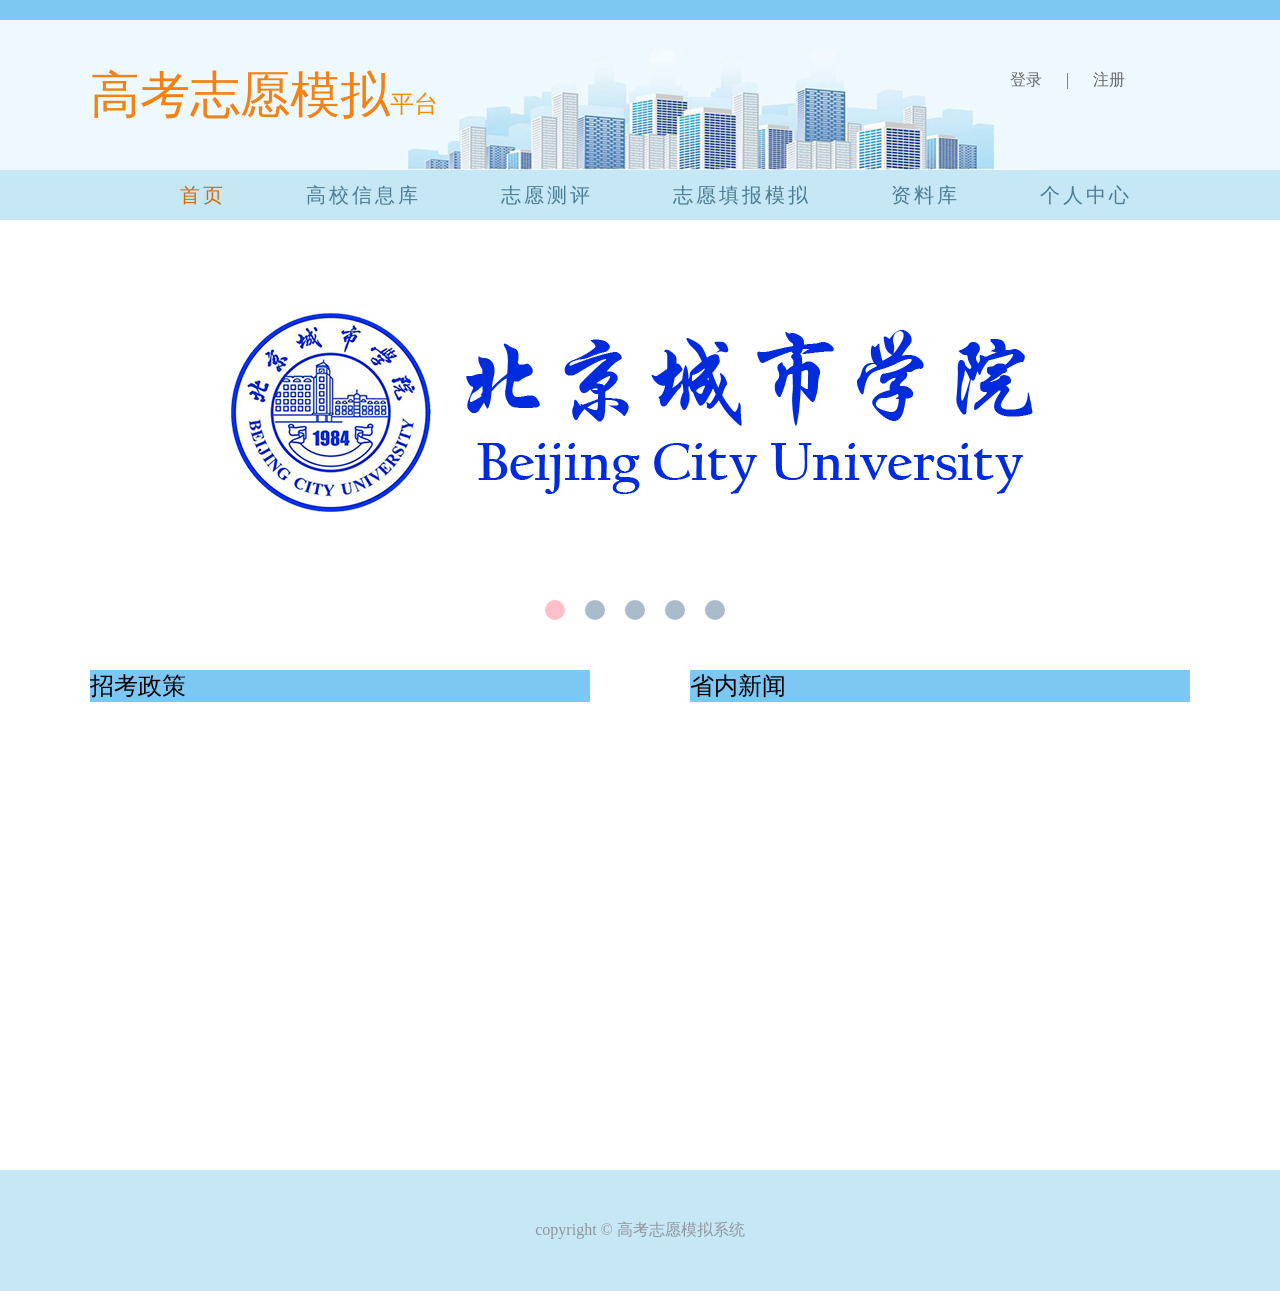
<file: index.html>
<!DOCTYPE html>
<html lang="en">
<head>
    <meta charset="UTF-8">
    <title>Title</title>
    <link rel="stylesheet" href="css/index_public.css">
    <link rel="stylesheet" href="css/index.css">
</head>
<body>
    <header>
        <div id="head">
            <div id="logo">高考志愿模拟<span>平台</span></div>
            <div id="login_register">
                <!--target="_blank"在新窗口打开-->
                <a href="login.html">登录</a> |
                <a href="register.html">注册</a>
            </div>
        </div>
    </header>
    <nav>
        <div id="nav_main">
            <ul>
                <li class="first_li"><a href="javascript:;" id="home">首页</a></li>
                <li><a href="javascript:;">高校信息库</a></li>
                <li><a href="http://127.0.0.1/Volunteer_to_simulate/login.html">志愿测评</a></li>
                <li><a href="http://127.0.0.1/Volunteer_to_simulate/login.html">志愿填报模拟</a></li>
                <li><a href="http://127.0.0.1/Volunteer_to_simulate/login.html">资料库</a></li>
                <li><a href="http://127.0.0.1/Volunteer_to_simulate/login.html">个人中心</a></li>
            </ul>
        </div>

    </nav>
    <div id="banner">
        <ul id="banner_ul">
            <li style="z-index: 5;"><a href="http://www.bcu.edu.cn/" target="_blank"><img src="img/banner1.jpg" alt=""></a></li>
            <li style="z-index: 4;"><a href="http://www.shcmusic.edu.cn/" target="_blank"><img src="img/banner2.jpg" alt=""></a></li>
            <li style="z-index: 3;"><a href="https://www.pku.edu.cn/" target="_blank"><img src="img/banner3.jpg" alt=""></a></li>
            <li style="z-index: 2;"><a href="http://www.whu.edu.cn/" target="_blank"><img src="img/banner4.jpg" alt=""></a></li>
            <li style="z-index: 1;"><a href="https://www.ruc.edu.cn/" target="_blank"><img src="img/banner5.jpg" alt=""></a></li>
        </ul>
        <ol style="z-index: 10;" id="banner_ol">
            <li class="current"></li>
            <li></li>
            <li></li>
            <li></li>
            <li></li>
        </ol>
    </div>
    <!--文章标题显示-->
    <div id="main">
        <div id="main_left">
            <h2>招考政策</h2>
            <ul id="left_article">
                <!--<li><a href=""></a></li>-->
            </ul>
        </div>
        <div id="main_right">
            <h2>省内新闻</h2>
            <ul id="right_article">
                <!--<li><a href=""></a></li>-->
            </ul>
        </div>
    </div>
    <footer>
        copyright &copy; 高考志愿模拟系统
    </footer>
</body>
</html>
<script src="jquery-1.11.1.js"></script>
<script src="public.js"></script>
<script src="js/index.js"></script>
</file>
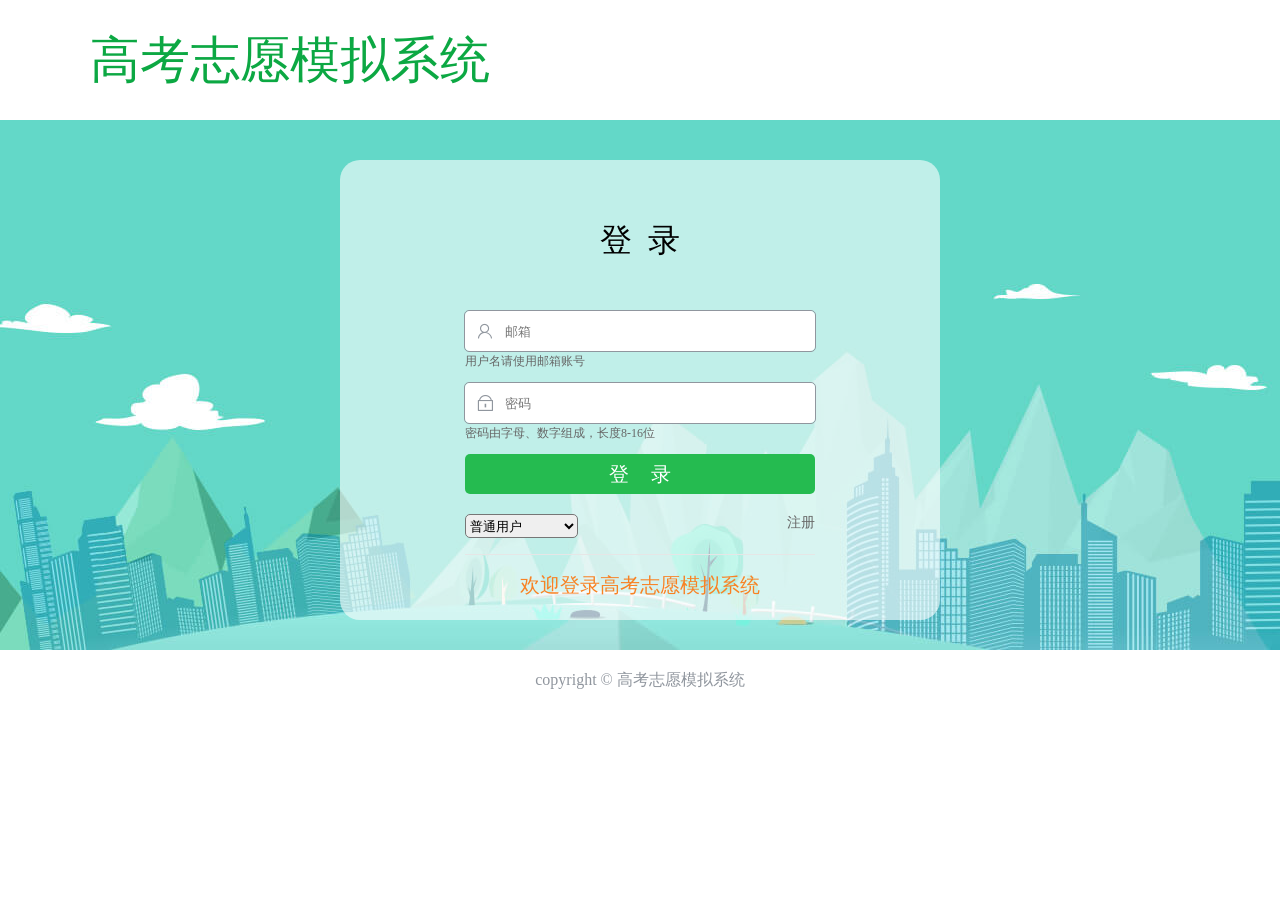
<file: login.html>
<!DOCTYPE html>
<html>
	<head>
		<meta charset="UTF-8">
		<title></title>
		<link rel="stylesheet" type="text/css" href="css/login.css"/>

	</head>
	<body>
		<header>
			<p>
				<a href="javascript:;">高考志愿模拟系统</a>
			</p>
		</header>
		
		<div id="middle_wrap">
			<div id="main">
				<h1>登&nbsp;&nbsp;录</h1>
				<div id="form">
					<p>
						<span class="icon_font">&#xe612;</span>
						<input type="text" name="uname" id="uname" placeholder="邮箱" />
						<strong>用户名请使用邮箱账号</strong>
					</p>
					<p>
						<span class="icon_font">&#xe600;</span>
						<input type="password" name="upwd" id="upwd" placeholder="密码" />
						<strong>密码由字母、数字组成，长度8-16位</strong>
					</p>
					<p id="login_wrap">
						<input type="button" value="登&nbsp;&nbsp;&nbsp;&nbsp;录" id="login_btn"/>
					</p>

					<div class="main_Select">
						<p id="Select_User">
							<select name="user_type" id="user_type">
								<option value="1">普通用户</option>
								<option value="2">管理员用户</option>
								<option value="3">客服用户</option>
								<option value="4">超级管理员用户</option>
							</select>
						</p>
						<p id="register"><a href="register.html">注册</a></p>
					</div>
				</div>

				<h5>欢迎登录高考志愿模拟系统</h5>
			</div>
		</div>
		
		<footer>
			copyright &copy; 高考志愿模拟系统
		</footer>
	</body>
</html>
<script src="jquery-1.11.1.js"></script>
<script src="js/login.js"></script>
<script>

</script>
</file>
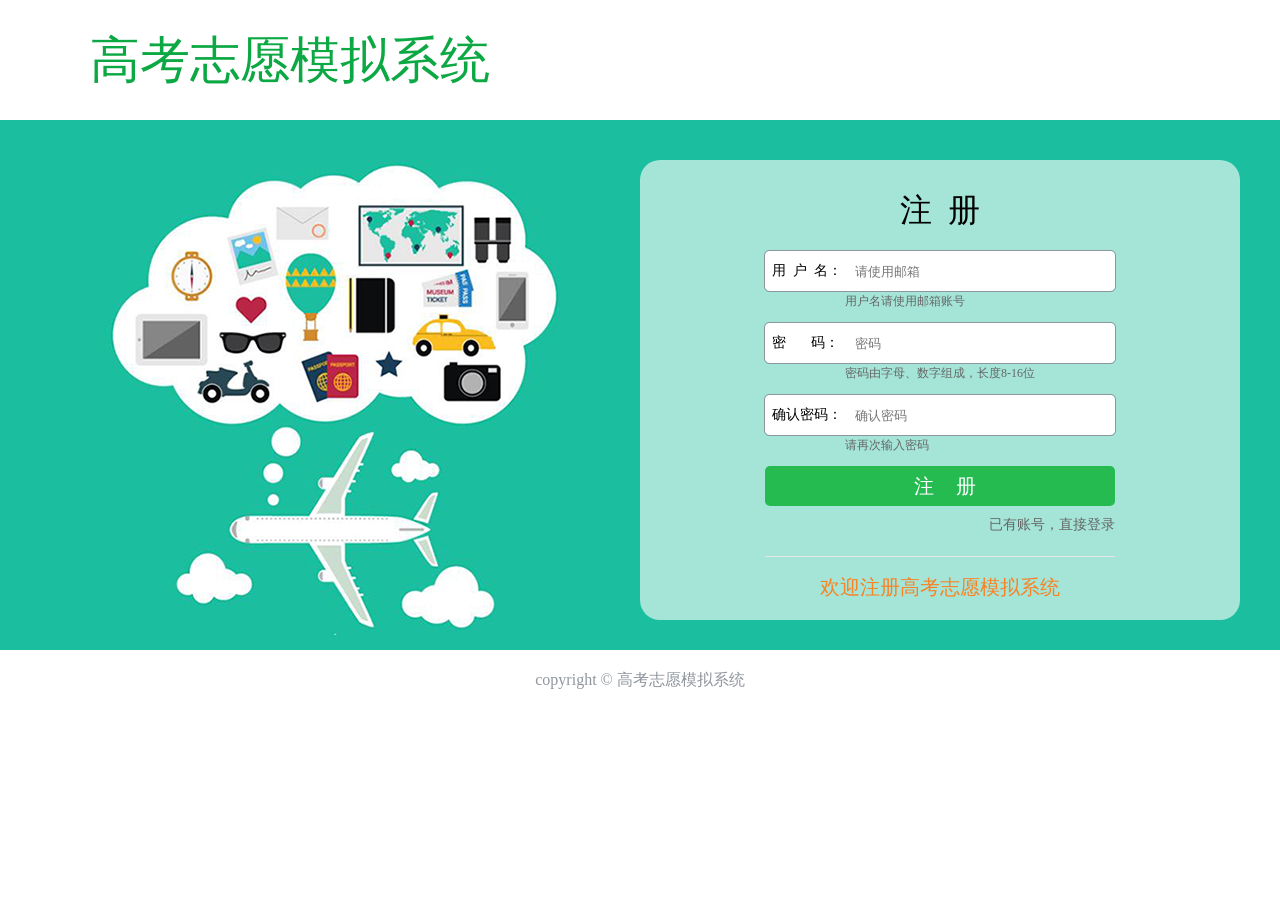
<file: register.html>
<!DOCTYPE html>
<html>
	<head>
		<meta charset="UTF-8">
		<title></title>
		<link rel="stylesheet" type="text/css" href="css/register.css"/>
	</head>
	<body>
		<header>
			<p>
				<a href="#">高考志愿模拟系统</a>
			</p>
		</header>
		
		<div id="middle_wrap">
			<div id="main">
				<h1>注&nbsp;&nbsp;册</h1>
				<div id="form">
					<p>
						<span>&nbsp;&nbsp;用&nbsp;&nbsp;户&nbsp;&nbsp;名：</span>
						<input type="text" name="uname" id="uname" placeholder="请使用邮箱" />
						<strong>用户名请使用邮箱账号</strong>
					</p>
					<p>
						<span>&nbsp;&nbsp;密&nbsp;&nbsp;&nbsp;&nbsp;&nbsp;&nbsp;&nbsp;码：</span>
						<input type="text" name="upwd" id="upwd" placeholder="密码" />
						<strong>密码由字母、数字组成，长度8-16位</strong>
					</p>
					<p>
						<span>&nbsp;&nbsp;确认密码：</span>
						<input type="text" name="confirmUpwd" id="confirmUpwd" placeholder="确认密码" />
						<strong>请再次输入密码</strong>
					</p>
					<p id="register_wrap">
						<input type="button" value="注&nbsp;&nbsp;&nbsp;&nbsp;册" id="register_btn"/>
					</p>

				</div>
				<div id="main_bottom">
					<p id="findBackPassword"><a href=""></a></p>
					<p id="register"><a href="login.html">已有账号，直接登录</a></p>
				</div>
				<h5>欢迎注册高考志愿模拟系统</h5>
			</div>
		</div>
		
		<footer>
			copyright &copy; 高考志愿模拟系统
		</footer>
	</body>
</html>
<script src="jquery-1.11.1.js"></script>
<script src="js/register.js"></script>
</file>
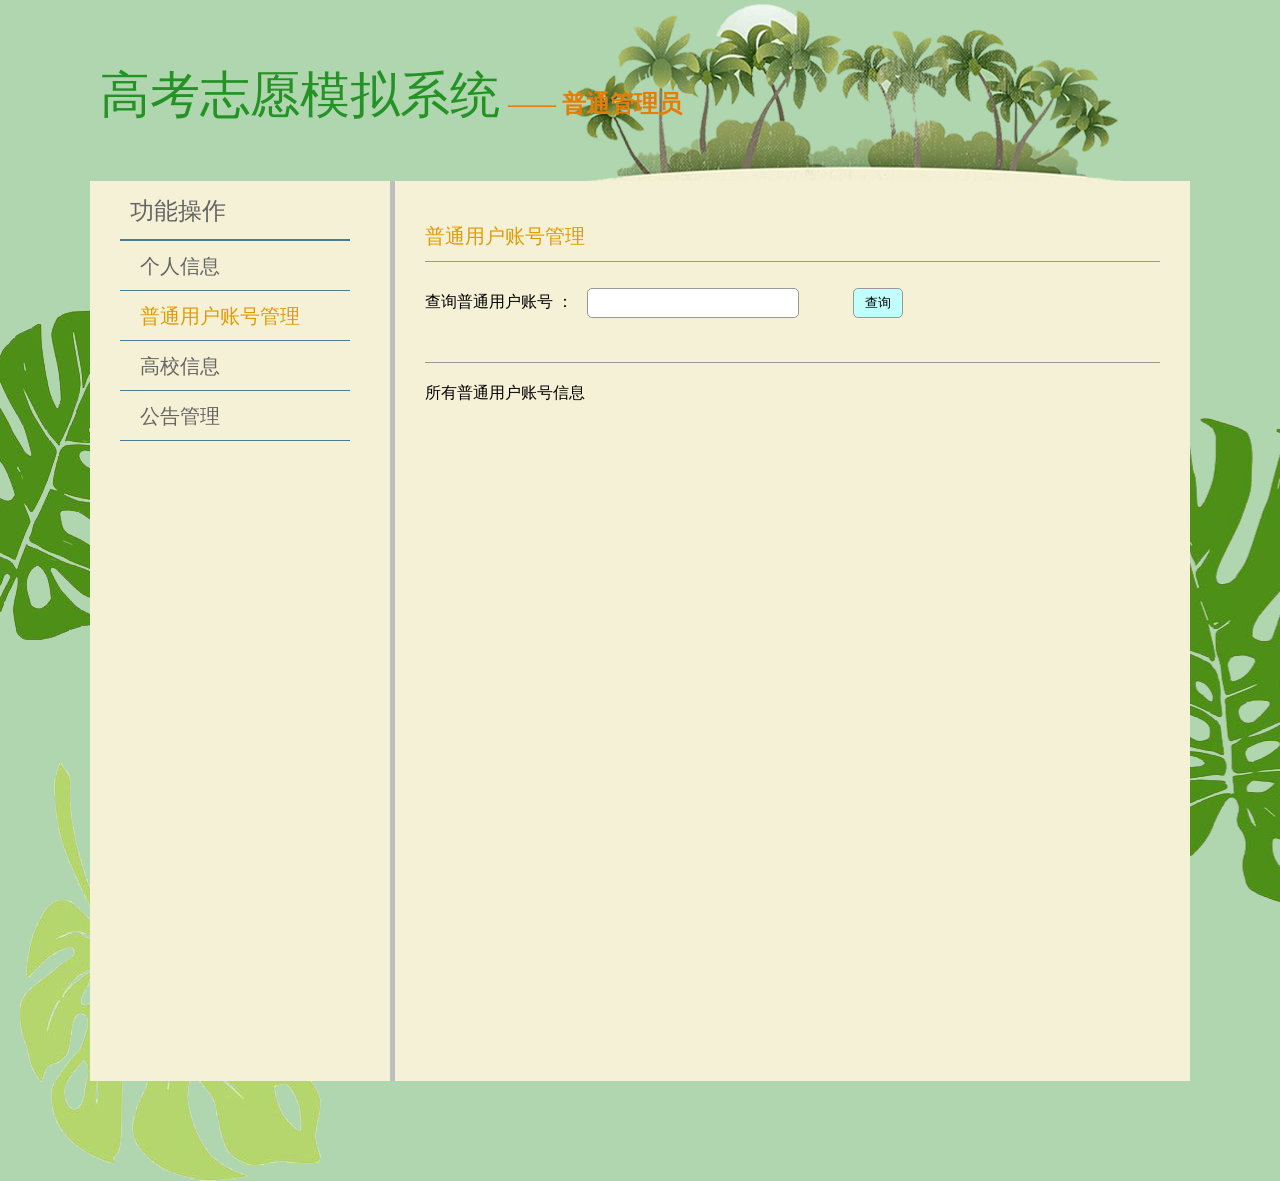
<file: Admin_user/admin_account.html>
<!DOCTYPE html>
<html lang="en">
<head>
    <meta charset="UTF-8">
    <title>admin_account</title>
    <link rel="stylesheet" href="css/admin_account.css">
</head>
<body>
<div id="main_wrap">
    <h1 id="logo">
        <p>
            <a href="javascript:;">高考志愿模拟系统</a>
            <strong>  ——  普通管理员</strong>
        </p>
    </h1>
    <div id="main">
        <nav>
            <!--nav-->
            <h2><a href="javascript:;">功能操作</a></h2>
            <div id="personal_information">
                <p>
                    个人信息
                </p>
            </div>
            <div id="admin_account">
                <p>
                    普通用户账号管理
                </p>
            </div>
            <div id="school_Information">
                <p>
                    高校信息
                </p>
            </div>
            <div id="announcement">
                <p>
                    公告管理
                </p>
            </div>
        </nav>
        <section>

            <!--普通管理员账号管理-->
            <div id="admin_account_content">
                <h3>普通用户账号管理</h3>
                <p id="query">
                    <span>查询普通用户账号 ：</span>
                    <input type="text" name="uname" id="uname">
                    <input type="button" value="查询" id="query_btn">
                </p>
                <div id="table_information">
                    <p>所有普通用户账号信息</p>
                    <!--<table>
                        <tr>
                            <th>序号</th>
                            <th>用户名</th>
                            <th>密码</th>
                        </tr>
                        <tr>
                            <td>1</td>
                            <td>123@qq.com</td>
                            <td>123zzzzzz</td>
                        </tr>
                    </table>-->
                </div>
            </div>


        </section>
    </div>
</div>
</body>
</html>
<script src="../jquery-1.11.1.js"></script>
<script src="../public.js"></script>
<script src="js/admin_account.js"></script>
</file>
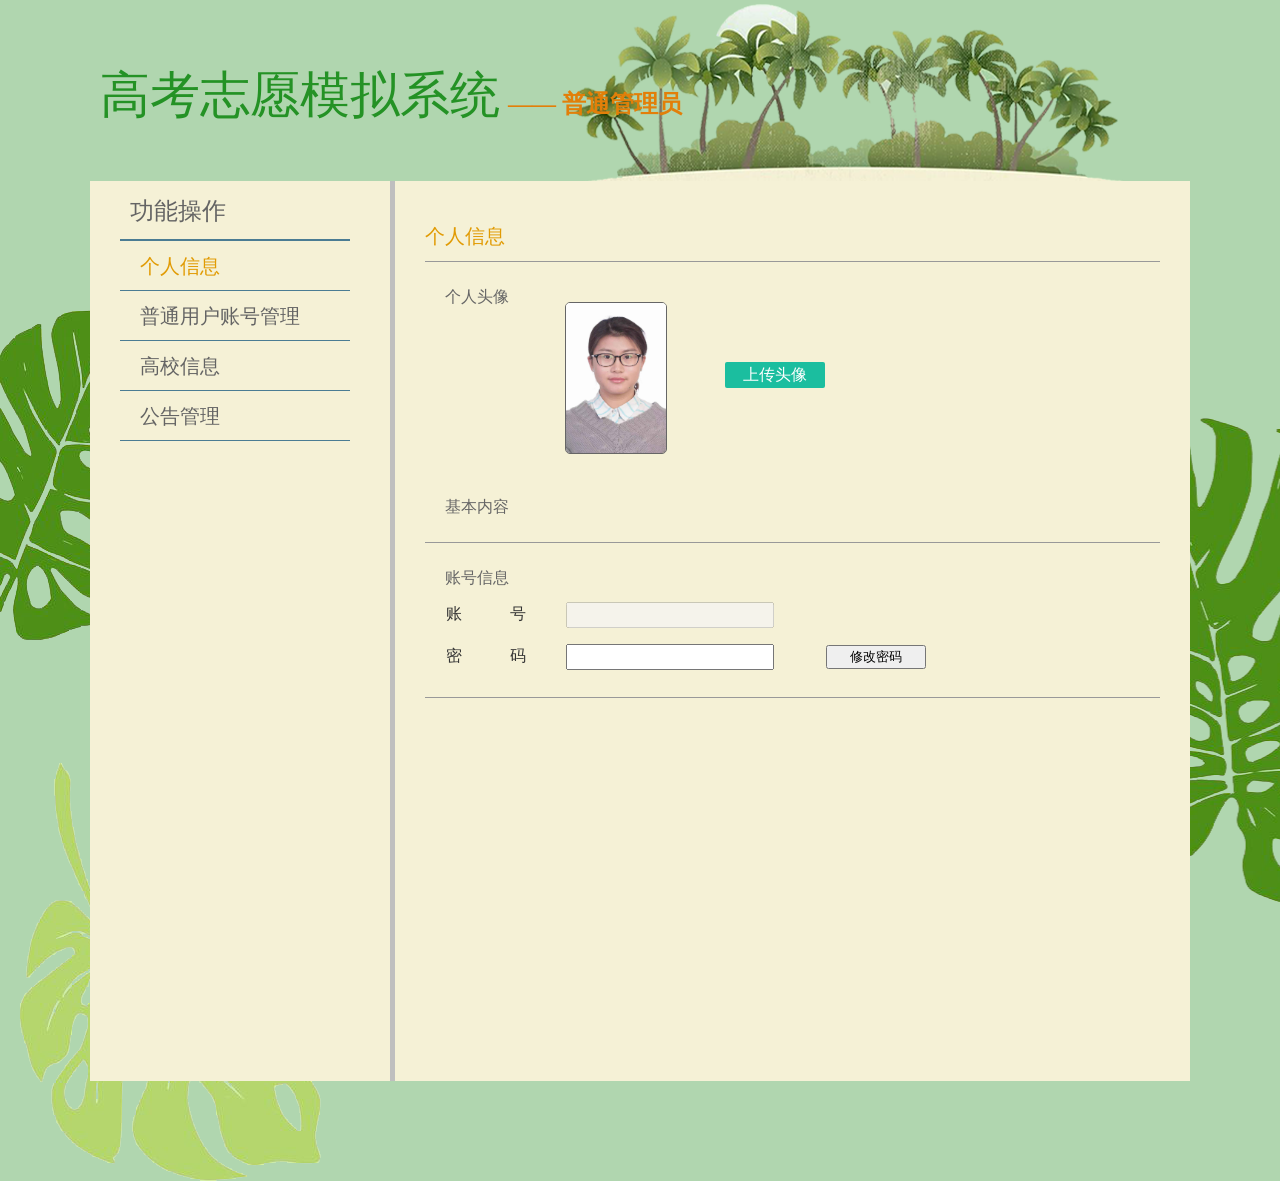
<file: Admin_user/admin_index.html>
<!DOCTYPE html>
<html lang="en">
<head>
    <meta charset="UTF-8">
    <title>admin_index</title>
    <link rel="stylesheet" href="css/admin_index.css">
</head>
<body>
<div id="main_wrap">
    <h1 id="logo">
        <p>
            <a href="javascript:;">高考志愿模拟系统</a>
            <strong>  ——  普通管理员</strong>
        </p>
    </h1>
    <div id="main">
        <nav>
            <!--nav-->
            <h2><a href="javascript:;">功能操作</a></h2>
            <div id="personal_information">
                <p>
                    个人信息
                </p>
            </div>
            <div id="admin_account">
                <p>
                    普通用户账号管理
                </p>
            </div>
            <div id="school_Information">
                <p>
                    高校信息
                </p>
            </div>
            <div id="announcement">
                <p>
                    公告管理
                </p>
            </div>
        </nav>
        <section>
            <!--个人信息内容-->
            <div id="personal_information_content">
                <h3>个人信息</h3>
                <div id="basic_information">
                    <h4>个人头像</h4>
                    <div id="head_portrait">
                        <img src="img/zhang.jpg" id="pic"/>
                    </div>
                    <div class="upload">
                        <form>
                            <input type="file" id="files" accept="image/gif,image/jpeg,image/jpg,image/png,image/svg">
                        </form>
                        <p id="upload_btn">上传头像</p>
                    </div>
                    <div id="basic_content">
                        <p>基本内容</p>
                        <!--<table id="show_basic">
                            <tr>
                                <td><span>姓名</span><b>啊</b></td>
                            </tr>
                            <tr>
                                <td><span>性别</span><b></b></td>
                            </tr>
                            <tr>
                                <td><span>年龄</span><b></b></td>
                            </tr>
                            <tr>
                                <td><span>邮箱</span><b></b></td>
                            </tr>
                            <tr>
                                <td><span>联系方式</span><b></b></td>
                            </tr>
                            <tr>
                                <td><span>部门</span><b></b></td>
                            </tr>
                            <tr>
                                <td><span>职位</span><b></b></td>
                            </tr>
                            <tr>
                                <td><button id="modify_information">修改信息</button></td>
                            </tr>
                        </table>-->
                        <table id="change_basic">
                            <tr>
                                <td><span>姓名</span><input type="text" name="userName" id="userName"></td>
                            </tr>
                            <tr>
                                <td><span>性别</span><input type="text" name="sex" id="sex"></td>
                            </tr>
                            <tr>
                                <td><span>年龄</span><input type="text" name="age" id="age"></td>
                            </tr>
                            <tr>
                                <td><span>邮箱</span><input type="text" name="email" id="email"></td>
                            </tr>
                            <tr>
                                <td><span>联系方式</span><input type="text" name="phone" id="phone"></td>
                            </tr>
                            <tr>
                                <td><span>部门</span><input type="text" name="department" id="department"></td>
                            </tr>
                            <tr>
                                <td><span>职位</span><input type="text" name="position" id="position"></td>
                            </tr>
                            <tr>
                                <td><button id="change_btn">确认修改</button></td>
                            </tr>
                        </table>
                    </div>
                </div>
                <div id="account_information">
                    <h4>账号信息</h4>
                    <table>
                        <tr>
                            <td><span>账号</span><input type="text" id="user" disabled></td>
                        </tr>
                        <tr>
                            <td><span>密码</span><input type="text" id="pwd"></td>
                            <td id="upwd_td"><button id="change_upwd">修改密码</button></td>
                        </tr>
                    </table>

                </div>
            </div>

        </section>
    </div>
</div>
</body>
</html>
<script src="../jquery-1.11.1.js"></script>
<script src="../public.js"></script>
<script src="js/admin_index.js"></script>
</file>
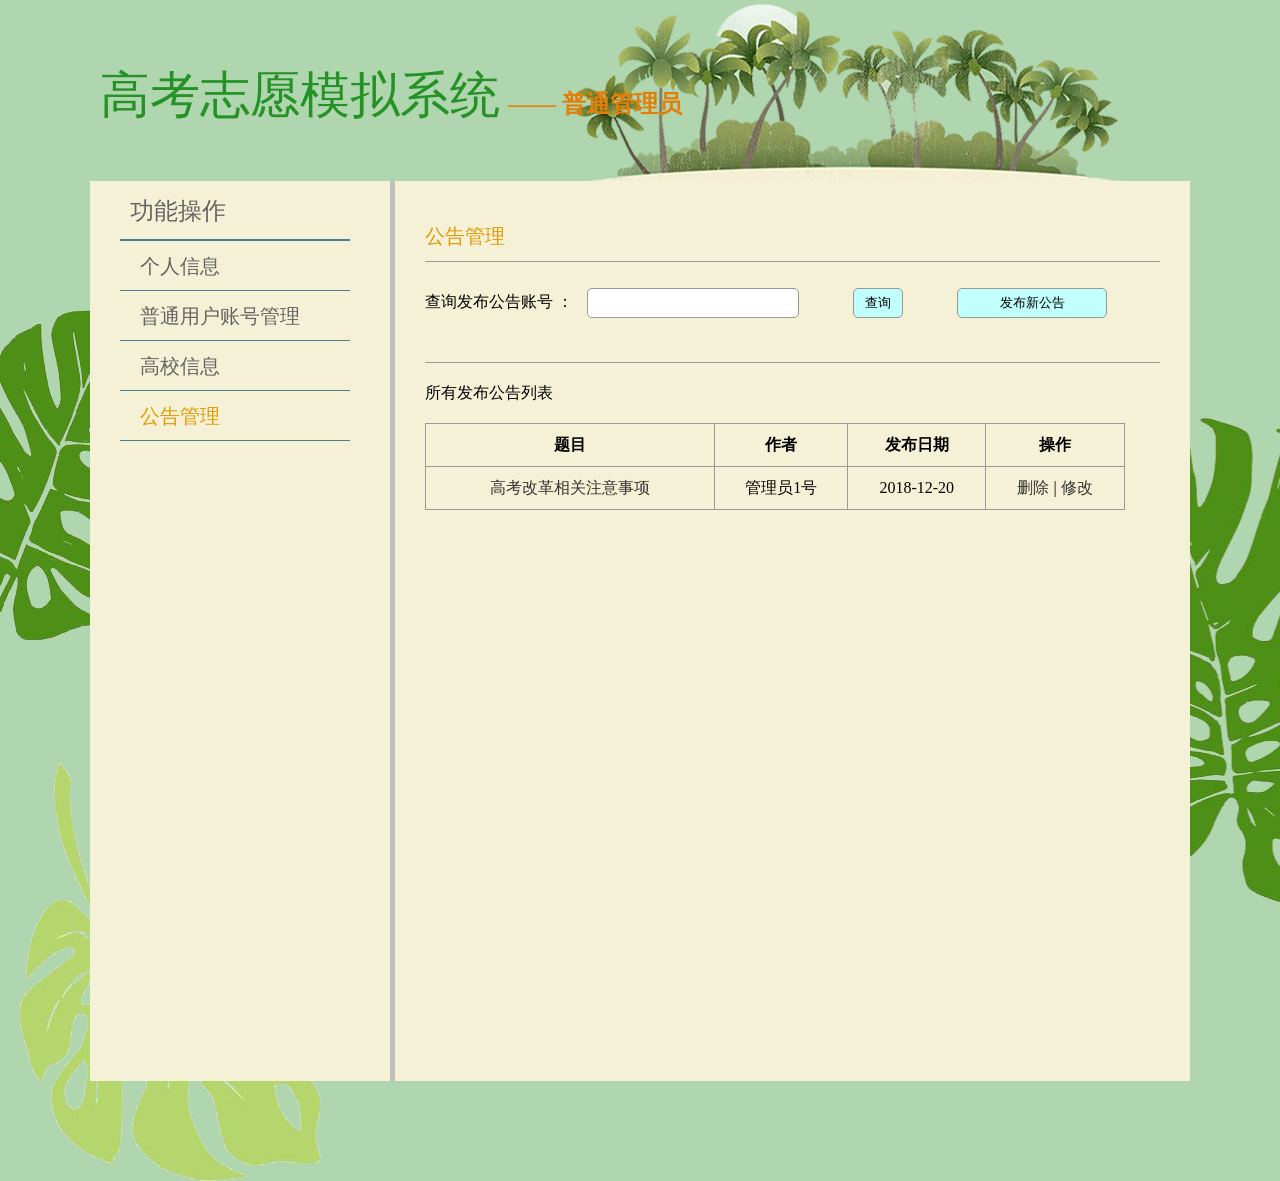
<file: Admin_user/announcement.html>
<!DOCTYPE html>
<html lang="en">
<head>
    <meta charset="UTF-8">
    <title>announcement</title>
    <link rel="stylesheet" href="css/announcement.css">
</head>
<body>
<div id="main_wrap">
    <h1 id="logo">
        <p>
            <a href="javascript:;">高考志愿模拟系统</a>
            <strong>  ——  普通管理员</strong>
        </p>
    </h1>
    <div id="main">
        <nav>
            <!--nav-->
            <h2><a href="javascript:;">功能操作</a></h2>
            <div id="personal_information">
                <p>
                    个人信息
                </p>
            </div>
            <div id="admin_account">
                <p>
                    普通用户账号管理
                </p>
            </div>
            <div id="school_Information">
                <p>
                    高校信息
                </p>
            </div>
            <div id="announcement">
                <p>
                    公告管理
                </p>
            </div>
        </nav>
        <section>
            <!--普通管理员账号管理-->
            <div id="admin_account_content">
                <h3>公告管理</h3>
                <p id="query">
                    <span>查询发布公告账号 ：</span>
                    <input type="text" name="uname" id="uname">
                    <input type="button" value="查询" id="query_btn">
                    <input type="button" value="发布新公告" id="add_new">
                </p>
                <div id="table_information">
                    <p>所有发布公告列表</p>
                    <table>
                        <tr>
                            <th>题目</th>
                            <th>作者</th>
                            <th>发布日期</th>
                            <th>操作</th>
                        </tr>
                        <tr>
                            <td><a href="html/announcement_add.html?uname=qwe@qq.com">高考改革相关注意事项</a></td>
                            <td>管理员1号</td>
                            <td>2018-12-20</td>
                            <td>
                                <a href="javascript:;" class="del" sid="${cur.id}">删除</a> |
                                <a href="javascript:;" class="updata" sid="${cur.id}" uname="${cur.uname}" upwd="${cur.upwd}">修改</a>
                            </td>
                        </tr>
                    </table>
                </div>
            </div>



        </section>
    </div>
</div>
</body>
</html>
<script src="../jquery-1.11.1.js"></script>
<script src="../public.js"></script>
<script src="js/announcement.js"></script>
</file>
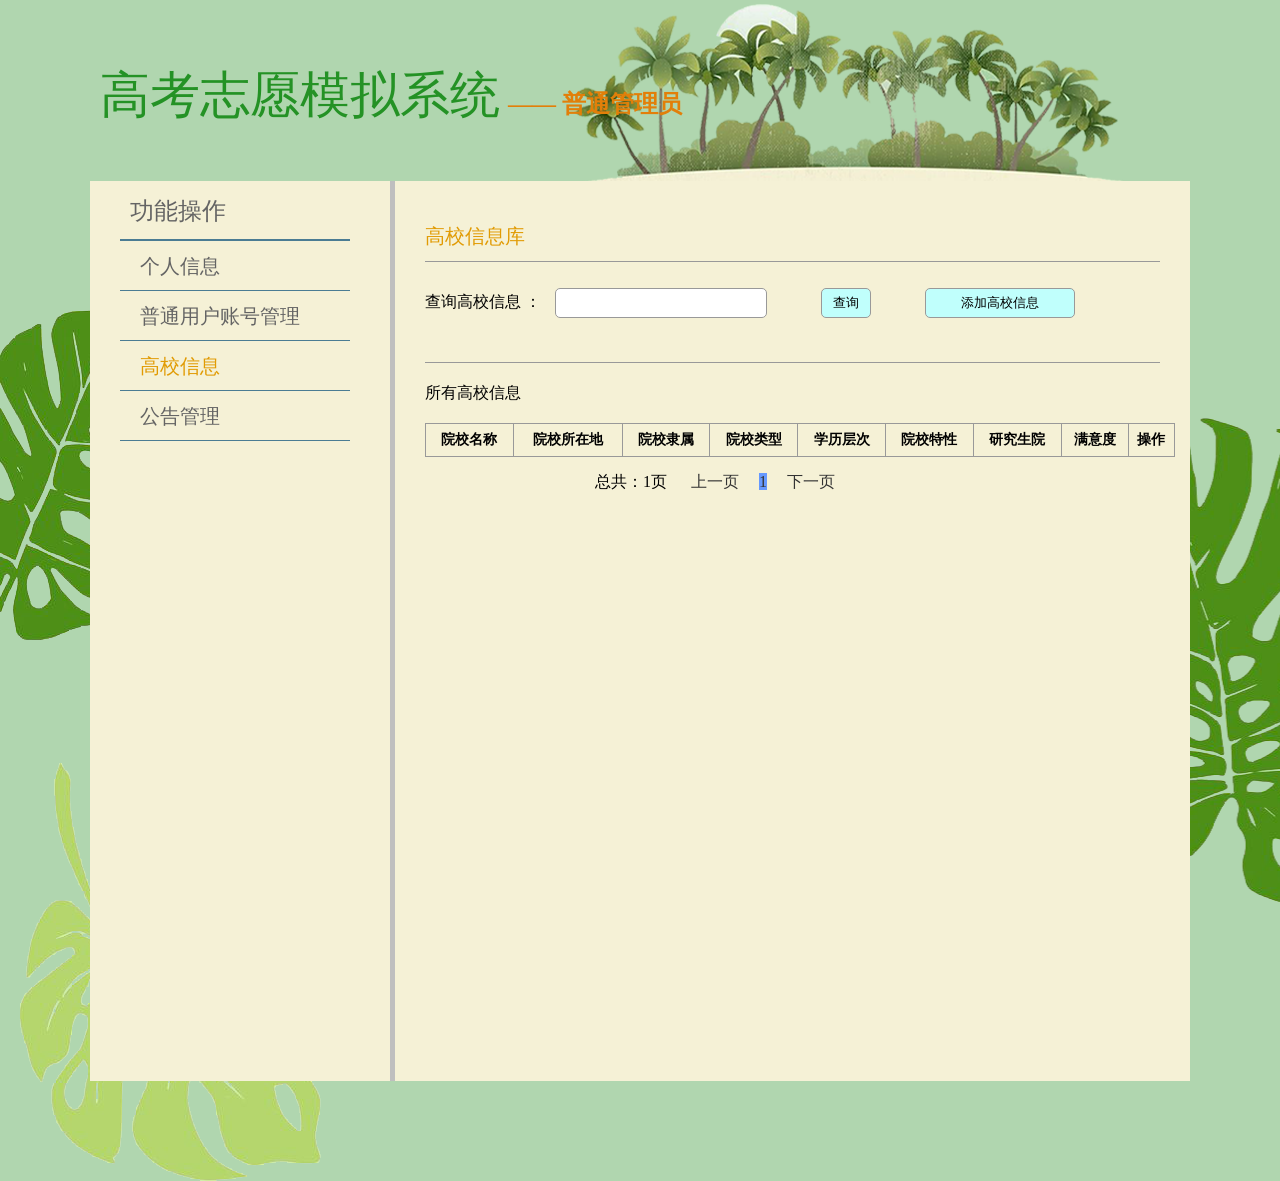
<file: Admin_user/school_Information.html>
<!DOCTYPE html>
<html lang="en">
<head>
    <meta charset="UTF-8">
    <title>school_Information</title>
    <link rel="stylesheet" href="css/school_Information.css">
</head>
<body>
<div id="main_wrap">
    <h1 id="logo">
        <p>
            <a href="javascript:;">高考志愿模拟系统</a>
            <strong>  ——  普通管理员</strong>
        </p>
    </h1>
    <div id="main">
        <nav>
            <!--nav-->
            <h2><a href="javascript:;">功能操作</a></h2>
            <div id="personal_information">
                <p>
                    个人信息
                </p>
            </div>
            <div id="admin_account">
                <p>
                    普通用户账号管理
                </p>
            </div>
            <div id="school_Information">
                <p>
                    高校信息
                </p>
            </div>
            <div id="announcement">
                <p>
                    公告管理
                </p>
            </div>
        </nav>
        <section>


            <!--学校管理-->
            <div id="customer_service_account_content">
                <h3 class="h3">高校信息库</h3>
                <p id="query1">
                    <span>查询高校信息 ：</span>
                    <input type="text" name="uname" id="uname1">
                    <input type="button" value="查询" id="query_btn1">
                    <input type="button" id="add_btn1" value="添加高校信息">
                </p>
                <div id="table_information1">
                    <p>所有高校信息</p>
                    <table>
                        <tr>
                            <th>院校名称</th>
                            <th>院校所在地</th>
                            <th>院校隶属</th>
                            <th>院校类型</th>
                            <th>学历层次</th>
                            <th>院校特性</th>
                            <th>研究生院</th>
                            <th>满意度</th>
                            <th>操作</th>
                        </tr>
                        <tbody id="nr">
                            <!--<tr>
                                <td><a href="#">北京城市学院</a></td>
                                <td>北京</td>
                                <td>北京市教育委员会</td>
                                <td>综合</td>
                                <td>本科/高职(专科)</td>
                                <td></td>
                                <td></td>
                                <td>4.0</td>
                                <td>
                                    <a href="#" id="del">删除</a> | <a href="#" id="updata">修改</a>
                                </td>
                            </tr>-->
                        </tbody>

                    </table>
                    <div id="fenye">

                        <!--<span id="left">上一页</span>
                        <ul id="u">
                            <li>1</li>
                            <li>2</li>
                            <li>3</li>
                        </ul>
                        <span id="right">下一页</span>-->

                    </div>
                </div>


            </div>

            <!--添加学校信息-->
            <div id="table_add_information1">
                <h3 class="h3">添加高校信息</h3>
                <p><span>院校名称：</span><input type="text" id="schoolName"></p>
                <p><span>院校所在地：</span><input type="text" id="schoolLocation"></p>
                <p><span>院校隶属：</span><input type="text" id="schoolAffiliated"></p>
                <p><span>院校类型：</span><input type="text" id="schoolType"></p>
                <p><span>学历层次：</span><input type="text" id="educationLevel"></p>
                <p><span>院校特性：</span>
                    <input type="checkbox" value="1">985&ensp;&ensp;
                    <input type="checkbox" value="2">211&ensp;&ensp;
                    <input type="checkbox" value="3">研究院&ensp;&ensp;
                    <input type="checkbox" value="4">独立学院&ensp;&ensp;
                    <input type="checkbox" value="5">民办高校&ensp;&ensp;
                </p>
                <p><span>满意度：</span><input type="text" id="satisfaction"></p>
                <p><span>官方网站：</span><input type="text" id="officialWebsite"></p>
                <p>
                    <input type="button" value="添加" id="add_school">
                    <input type="button" value="取消" id="cancel_school">
                </p>

            </div>

        </section>
    </div>
</div>
</body>
</html>
<script src="../jquery-1.11.1.js"></script>
<script src="../public.js"></script>
<script src="js/school_Information.js"></script>
</file>
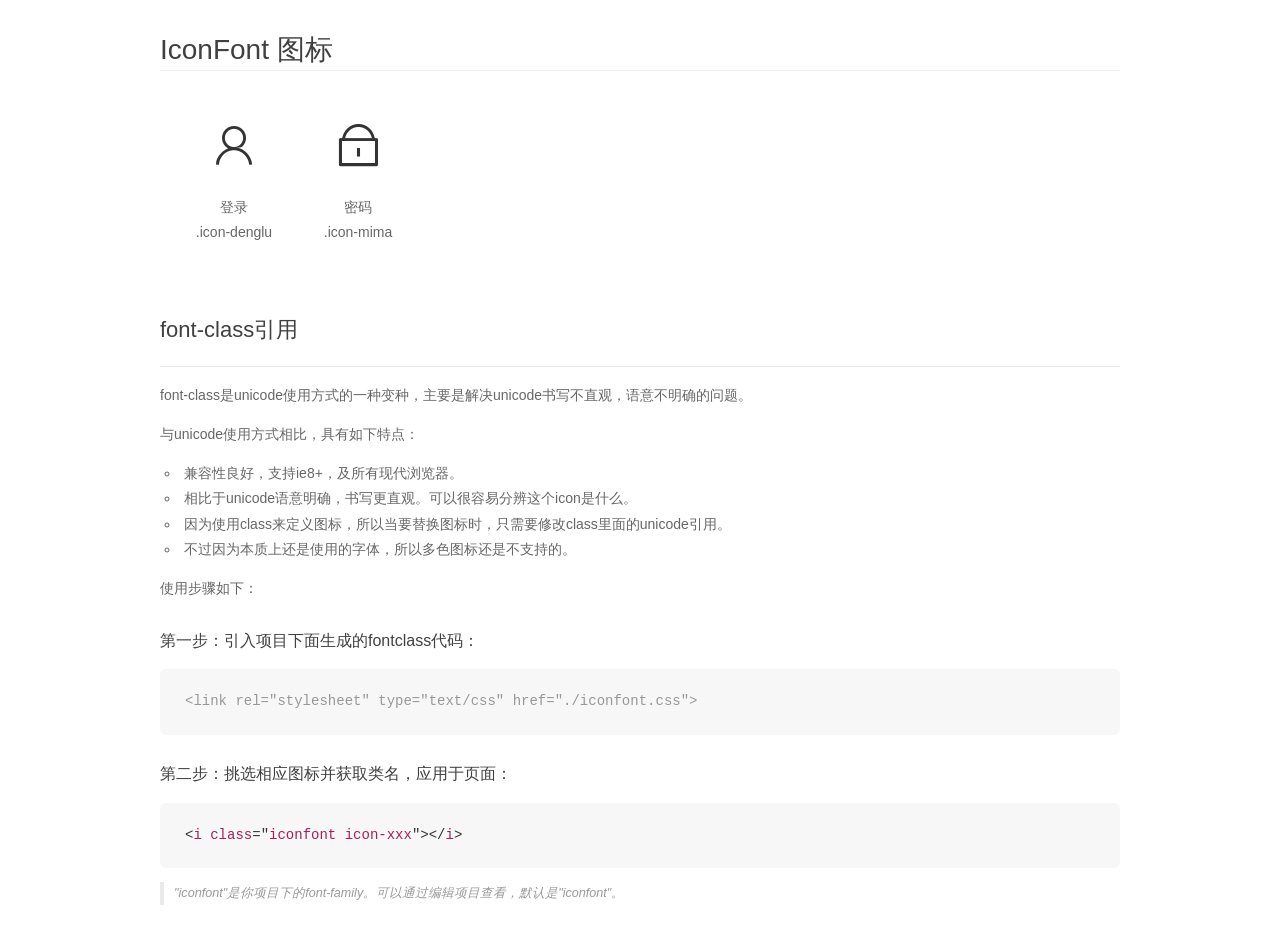
<file: font/demo_fontclass.html>
<!DOCTYPE html>
<html>
<head>
    <meta charset="utf-8"/>
    <title>IconFont</title>
    <link rel="stylesheet" href="demo.css">
    <link rel="stylesheet" href="iconfont.css">
</head>
<body>
    <div class="main markdown">
        <h1>IconFont 图标</h1>
        <ul class="icon_lists clear">
            
                <li>
                <i class="icon iconfont icon-denglu"></i>
                    <div class="name">登录</div>
                    <div class="fontclass">.icon-denglu</div>
                </li>
            
                <li>
                <i class="icon iconfont icon-mima"></i>
                    <div class="name">密码</div>
                    <div class="fontclass">.icon-mima</div>
                </li>
            
        </ul>

        <h2 id="font-class-">font-class引用</h2>
        <hr>

        <p>font-class是unicode使用方式的一种变种，主要是解决unicode书写不直观，语意不明确的问题。</p>
        <p>与unicode使用方式相比，具有如下特点：</p>
        <ul>
        <li>兼容性良好，支持ie8+，及所有现代浏览器。</li>
        <li>相比于unicode语意明确，书写更直观。可以很容易分辨这个icon是什么。</li>
        <li>因为使用class来定义图标，所以当要替换图标时，只需要修改class里面的unicode引用。</li>
        <li>不过因为本质上还是使用的字体，所以多色图标还是不支持的。</li>
        </ul>
        <p>使用步骤如下：</p>
        <h3 id="-fontclass-">第一步：引入项目下面生成的fontclass代码：</h3>


        <pre><code class="lang-js hljs javascript"><span class="hljs-comment">&lt;link rel="stylesheet" type="text/css" href="./iconfont.css"&gt;</span></code></pre>
        <h3 id="-">第二步：挑选相应图标并获取类名，应用于页面：</h3>
        <pre><code class="lang-css hljs">&lt;<span class="hljs-selector-tag">i</span> <span class="hljs-selector-tag">class</span>="<span class="hljs-selector-tag">iconfont</span> <span class="hljs-selector-tag">icon-xxx</span>"&gt;&lt;/<span class="hljs-selector-tag">i</span>&gt;</code></pre>
        <blockquote>
        <p>"iconfont"是你项目下的font-family。可以通过编辑项目查看，默认是"iconfont"。</p>
        </blockquote>
    </div>
</body>
</html>
</file>
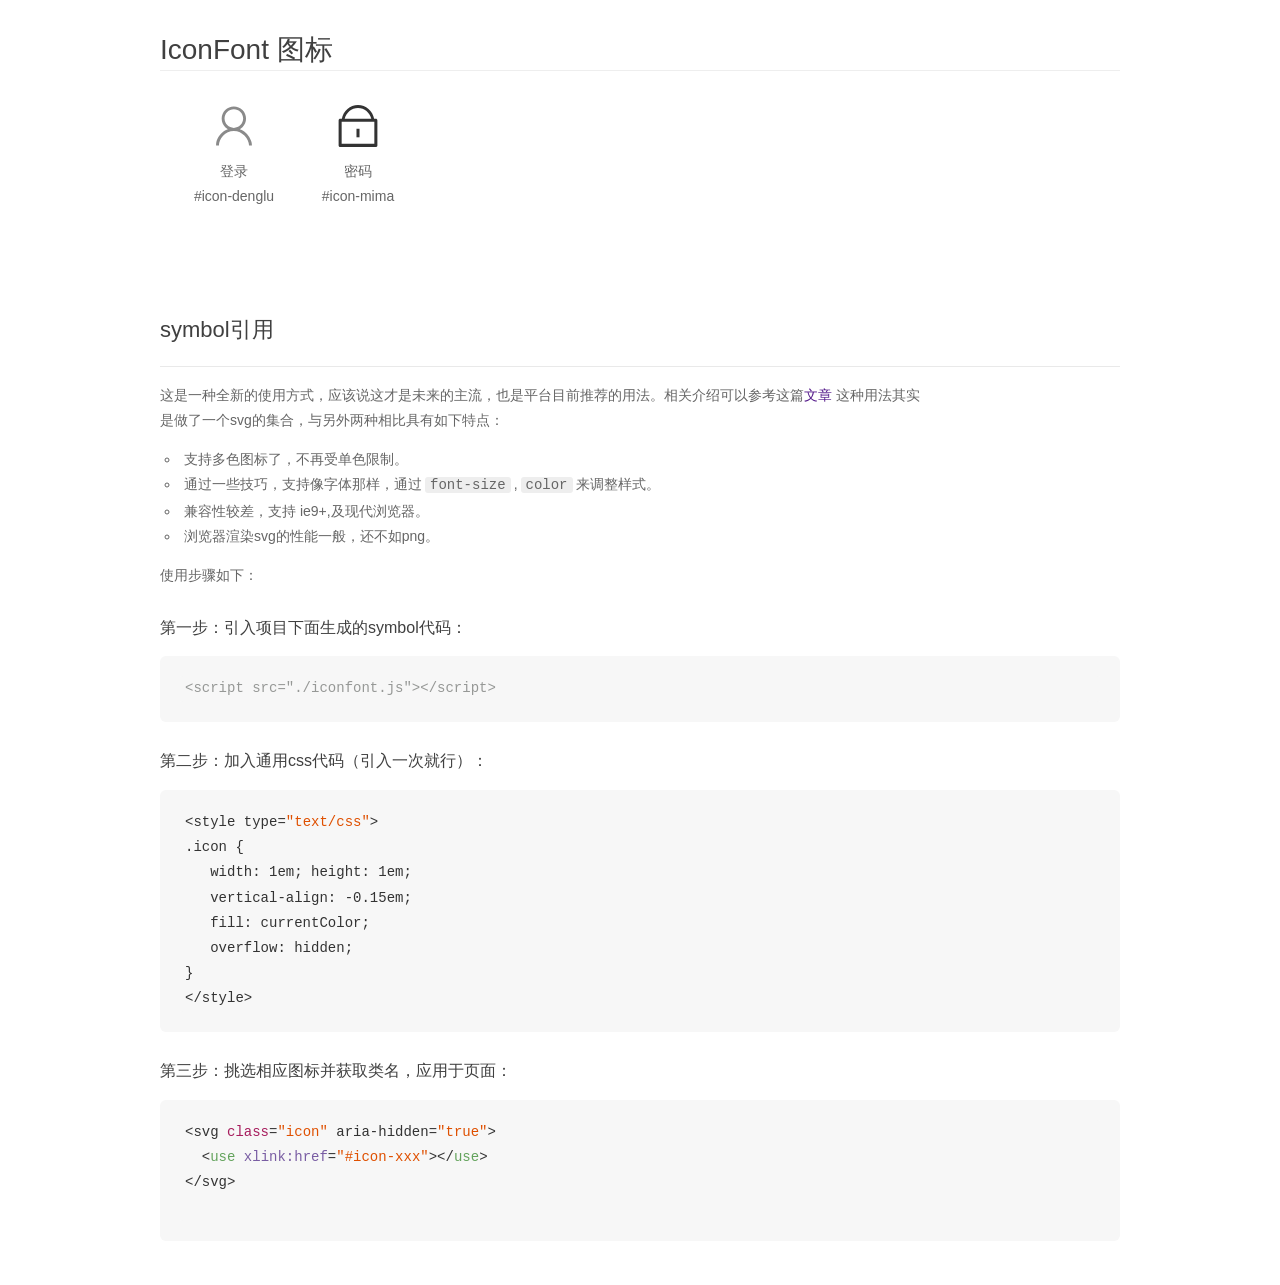
<file: font/demo_symbol.html>
<!DOCTYPE html>
<html>
<head>
    <meta charset="utf-8"/>
    <title>IconFont</title>
    <link rel="stylesheet" href="demo.css">
    <script src="iconfont.js"></script>

    <style type="text/css">
        .icon {
          /* 通过设置 font-size 来改变图标大小 */
          width: 1em; height: 1em;
          /* 图标和文字相邻时，垂直对齐 */
          vertical-align: -0.15em;
          /* 通过设置 color 来改变 SVG 的颜色/fill */
          fill: currentColor;
          /* path 和 stroke 溢出 viewBox 部分在 IE 下会显示
             normalize.css 中也包含这行 */
          overflow: hidden;
        }

    </style>
</head>
<body>
    <div class="main markdown">
        <h1>IconFont 图标</h1>
        <ul class="icon_lists clear">
            
                <li>
                    <svg class="icon" aria-hidden="true">
                        <use xlink:href="#icon-denglu"></use>
                    </svg>
                    <div class="name">登录</div>
                    <div class="fontclass">#icon-denglu</div>
                </li>
            
                <li>
                    <svg class="icon" aria-hidden="true">
                        <use xlink:href="#icon-mima"></use>
                    </svg>
                    <div class="name">密码</div>
                    <div class="fontclass">#icon-mima</div>
                </li>
            
        </ul>


        <h2 id="symbol-">symbol引用</h2>
        <hr>

        <p>这是一种全新的使用方式，应该说这才是未来的主流，也是平台目前推荐的用法。相关介绍可以参考这篇<a href="">文章</a>
        这种用法其实是做了一个svg的集合，与另外两种相比具有如下特点：</p>
        <ul>
          <li>支持多色图标了，不再受单色限制。</li>
          <li>通过一些技巧，支持像字体那样，通过<code>font-size</code>,<code>color</code>来调整样式。</li>
          <li>兼容性较差，支持 ie9+,及现代浏览器。</li>
          <li>浏览器渲染svg的性能一般，还不如png。</li>
        </ul>
        <p>使用步骤如下：</p>
        <h3 id="-symbol-">第一步：引入项目下面生成的symbol代码：</h3>
        <pre><code class="lang-js hljs javascript"><span class="hljs-comment">&lt;script src="./iconfont.js"&gt;&lt;/script&gt;</span></code></pre>
        <h3 id="-css-">第二步：加入通用css代码（引入一次就行）：</h3>
        <pre><code class="lang-js hljs javascript">&lt;style type=<span class="hljs-string">"text/css"</span>&gt;
.icon {
   width: <span class="hljs-number">1</span>em; height: <span class="hljs-number">1</span>em;
   vertical-align: <span class="hljs-number">-0.15</span>em;
   fill: currentColor;
   overflow: hidden;
}
&lt;<span class="hljs-regexp">/style&gt;</span></code></pre>
        <h3 id="-">第三步：挑选相应图标并获取类名，应用于页面：</h3>
        <pre><code class="lang-js hljs javascript">&lt;svg <span class="hljs-class"><span class="hljs-keyword">class</span></span>=<span class="hljs-string">"icon"</span> aria-hidden=<span class="hljs-string">"true"</span>&gt;<span class="xml"><span class="hljs-tag">
  &lt;<span class="hljs-name">use</span> <span class="hljs-attr">xlink:href</span>=<span class="hljs-string">"#icon-xxx"</span>&gt;</span><span class="hljs-tag">&lt;/<span class="hljs-name">use</span>&gt;</span>
</span>&lt;<span class="hljs-regexp">/svg&gt;
        </span></code></pre>
    </div>
</body>
</html>
</file>
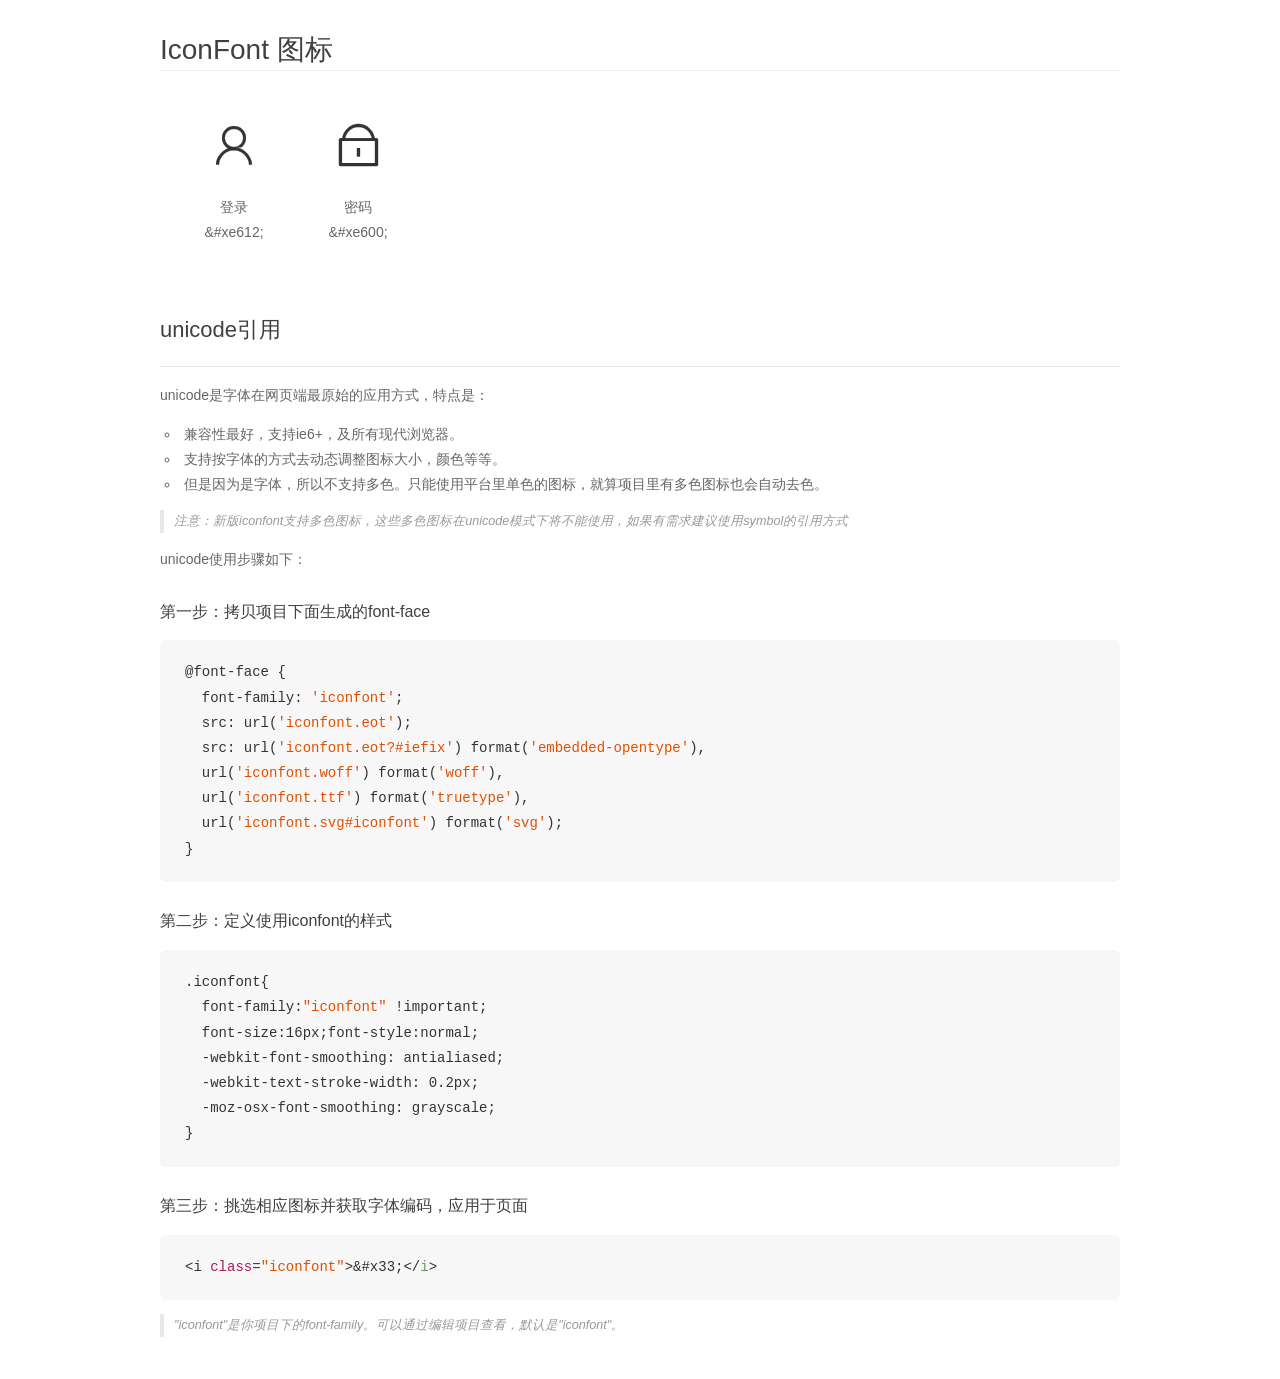
<file: font/demo_unicode.html>
<!DOCTYPE html>
<html>
<head>
    <meta charset="utf-8"/>
    <title>IconFont</title>
    <link rel="stylesheet" href="demo.css">

    <style type="text/css">

        @font-face {font-family: "iconfont";
          src: url('iconfont.eot'); /* IE9*/
          src: url('iconfont.eot#iefix') format('embedded-opentype'), /* IE6-IE8 */
          url('iconfont.woff') format('woff'), /* chrome, firefox */
          url('iconfont.ttf') format('truetype'), /* chrome, firefox, opera, Safari, Android, iOS 4.2+*/
          url('iconfont.svg#iconfont') format('svg'); /* iOS 4.1- */
        }

        .iconfont {
          font-family:"iconfont" !important;
          font-size:16px;
          font-style:normal;
          -webkit-font-smoothing: antialiased;
          -webkit-text-stroke-width: 0.2px;
          -moz-osx-font-smoothing: grayscale;
        }

    </style>
</head>
<body>
    <div class="main markdown">
        <h1>IconFont 图标</h1>
        <ul class="icon_lists clear">
            
                <li>
                <i class="icon iconfont">&#xe612;</i>
                    <div class="name">登录</div>
                    <div class="code">&amp;#xe612;</div>
                </li>
            
                <li>
                <i class="icon iconfont">&#xe600;</i>
                    <div class="name">密码</div>
                    <div class="code">&amp;#xe600;</div>
                </li>
            
        </ul>
        <h2 id="unicode-">unicode引用</h2>
        <hr>

        <p>unicode是字体在网页端最原始的应用方式，特点是：</p>
        <ul>
        <li>兼容性最好，支持ie6+，及所有现代浏览器。</li>
        <li>支持按字体的方式去动态调整图标大小，颜色等等。</li>
        <li>但是因为是字体，所以不支持多色。只能使用平台里单色的图标，就算项目里有多色图标也会自动去色。</li>
        </ul>
        <blockquote>
        <p>注意：新版iconfont支持多色图标，这些多色图标在unicode模式下将不能使用，如果有需求建议使用symbol的引用方式</p>
        </blockquote>
        <p>unicode使用步骤如下：</p>
        <h3 id="-font-face">第一步：拷贝项目下面生成的font-face</h3>
        <pre><code class="lang-js hljs javascript">@font-face {
  font-family: <span class="hljs-string">'iconfont'</span>;
  src: url(<span class="hljs-string">'iconfont.eot'</span>);
  src: url(<span class="hljs-string">'iconfont.eot?#iefix'</span>) format(<span class="hljs-string">'embedded-opentype'</span>),
  url(<span class="hljs-string">'iconfont.woff'</span>) format(<span class="hljs-string">'woff'</span>),
  url(<span class="hljs-string">'iconfont.ttf'</span>) format(<span class="hljs-string">'truetype'</span>),
  url(<span class="hljs-string">'iconfont.svg#iconfont'</span>) format(<span class="hljs-string">'svg'</span>);
}
</code></pre>
        <h3 id="-iconfont-">第二步：定义使用iconfont的样式</h3>
        <pre><code class="lang-js hljs javascript">.iconfont{
  font-family:<span class="hljs-string">"iconfont"</span> !important;
  font-size:<span class="hljs-number">16</span>px;font-style:normal;
  -webkit-font-smoothing: antialiased;
  -webkit-text-stroke-width: <span class="hljs-number">0.2</span>px;
  -moz-osx-font-smoothing: grayscale;
}
</code></pre>
        <h3 id="-">第三步：挑选相应图标并获取字体编码，应用于页面</h3>
        <pre><code class="lang-js hljs javascript">&lt;i <span class="hljs-class"><span class="hljs-keyword">class</span></span>=<span class="hljs-string">"iconfont"</span>&gt;&amp;#x33;<span class="xml"><span class="hljs-tag">&lt;/<span class="hljs-name">i</span>&gt;</span></span></code></pre>

        <blockquote>
        <p>"iconfont"是你项目下的font-family。可以通过编辑项目查看，默认是"iconfont"。</p>
        </blockquote>
    </div>


</body>
</html>
</file>
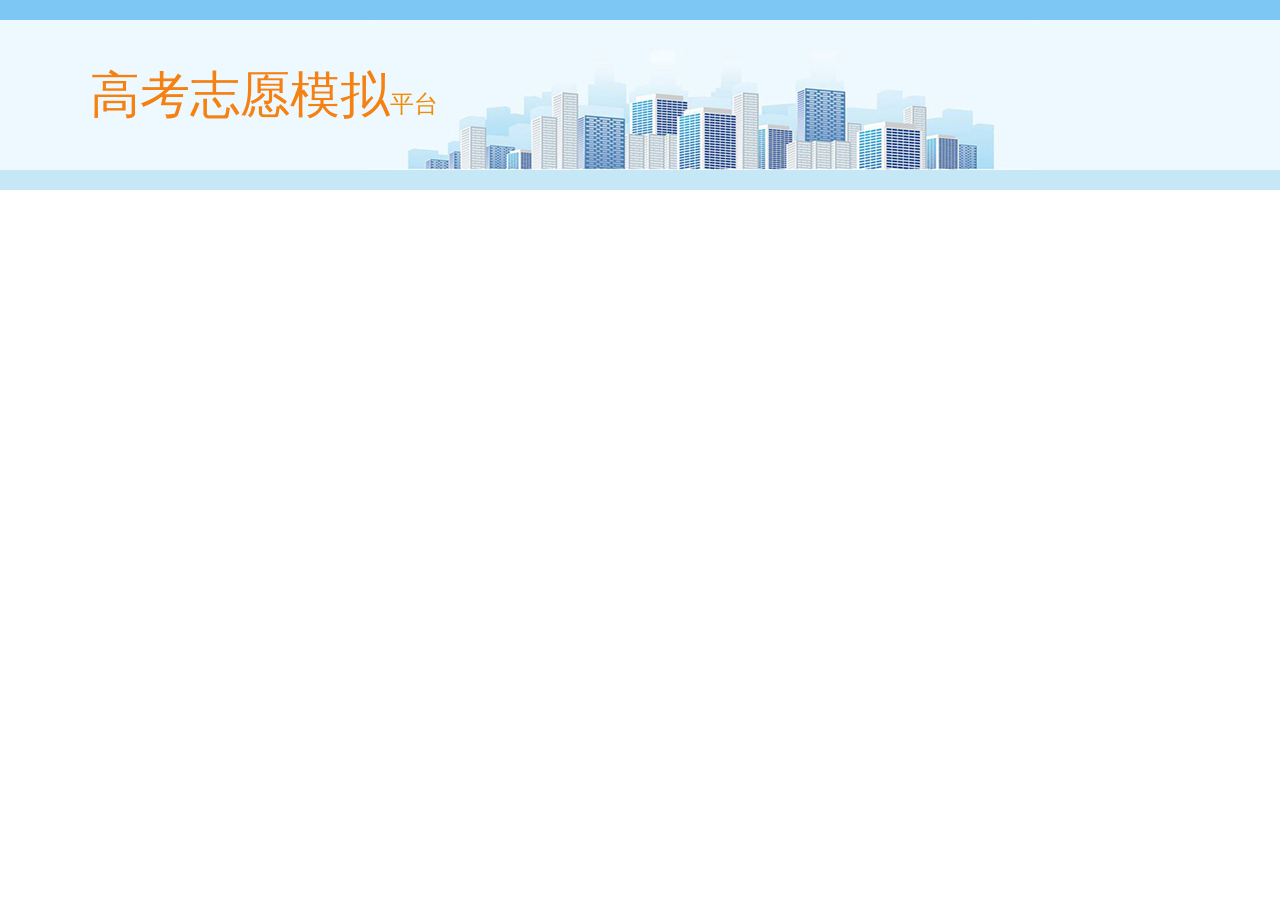
<file: html/acrtile.html>
<!DOCTYPE html>
<html lang="en">
<head>
    <meta charset="UTF-8">
    <title>Title</title>
    <link rel="stylesheet" href="../css/article.css">
</head>
<body>
    <header>
        <div id="head">
            <div id="logo">高考志愿模拟<span>平台</span></div>

        </div>

    </header>

    <nav>
        <div id="nav_main">
            <!--<ul>
                <li><a href="">title</a></li>
            </ul>
            <p><span>time</span> <span>author</span></p>
            <div id="article_content">

            </div>-->
        </div>

    </nav>
</body>
</html>
<script src="../jquery-1.11.1.js"></script>
<script src="../public.js"></script>
<script src="../js/article.js"></script>
</file>
<file: css/index_public.css>
@charset "UTF-8";
body, ul, li, dl, dt, dd, p, ol, h1, h2, h3, h4, h5, h6, form, img, table, fieldset, legend {
  margin: 0;
  padding: 0;
}

ul, li, ol {
  list-style: none;
}

img, fieldset {
  border: 0;
}

img {
  display: block;
}

a {
  text-decoration: none;
  color: #333;
}

h1, h2, h3, h4, h5, h6 {
  font-weight: 100;
}

body {
  font-family: "微软雅黑";
}

input, a {
  outline: none;
}

#head, #main {
  width: 1100px;
  margin: 0 auto;
}

header {
  border-top: 20px solid #7dc7f5;
  background: url("../img/bannerBg.jpg") no-repeat 60% bottom #eef9ff;
}

#head {
  height: 150px;
}

#logo {
  float: left;
  height: 150px;
  line-height: 150px;
  width: 500px;
  font-size: 50px;
  font-family: "华文行楷";
  color: #f48112;
}
#logo span {
  font-size: 24px;
  color: #f38b05;
}

#login_register {
  float: right;
  width: 200px;
  padding-top: 50px;
  color: #666666;
}
#login_register a {
  margin: 0 20px;
  color: #666666;
}
#login_register p {
  margin-left: 40px;
  color: #e28502;
}

nav {
  background: #c6e7f6;
}
nav #nav_main {
  width: 1100px;
  margin: 0 auto;
  height: 50px;
}
nav #nav_main ul {
  padding-left: 50px;
  height: 50px;
  margin: 0 auto;
}
nav #nav_main ul li {
  float: left;
  height: 50px;
  text-align: center;
  letter-spacing: 3px;
  line-height: 50px;
  padding: 0 40px;
}
nav #nav_main ul li a {
  color: #4a7c93;
  font-size: 20px;
}

/*底部*/
footer {
  text-align: center;
  color: #90969E;
  padding: 50px;
  background: #c6e7f6;
}

/*# sourceMappingURL=index_public.css.map */
</file>
<file: css/index.css>
#banner {
  width: 900px;
  height: 400px;
  margin: 0 auto;
  overflow: hidden;
  position: relative; }
  #banner ul li {
    position: absolute;
    left: 0;
    top: 0; }
  #banner ol {
    width: 210px;
    position: absolute;
    bottom: 0;
    left: 0;
    right: 0;
    margin: auto; }
    #banner ol li {
      float: left;
      width: 20px;
      height: 20px;
      margin: 0 10px;
      border-radius: 50%;
      cursor: default;
      background-color: #abc; }
    #banner ol li.current {
      background-color: pink; }

#main {
  height: 500px;
  padding-top: 50px; }
  #main h2 {
    background: #7dc7f5; }
  #main li {
    height: 30px;
    line-height: 30px;
    border-top: 1px solid #999999; }
    #main li a {
      display: block;
      padding-left: 20px;
      width: 450px;
      height: 30px;
      white-space: nowrap;
      overflow: hidden;
      text-overflow: ellipsis; }

#main_left {
  background: #e7e1cd;
  width: 500px;
  float: left; }

#main_right {
  background: #e7e1cd;
  width: 500px;
  float: right; }

/*# sourceMappingURL=index.css.map */
</file>
<file: css/login.css>
@charset "UTF-8";
body, ul, li, dl, dt, dd, p, ol, h1, h2, h3, h4, h5, h6, form, img, table, fieldset, legend {
  margin: 0;
  padding: 0; }

ul, li, ol {
  list-style: none; }

img, fieldset {
  border: 0; }

img {
  display: block; }

a {
  text-decoration: none;
  color: #333; }

h1, h2, h3, h4, h5, h6 {
  font-weight: 100; }

body {
  font-family: "微软雅黑"; }

input, a {
  outline: none; }

/*高考志愿模拟系统*/
header, #main {
  margin: 0 auto; }

header {
  width: 1100px;
  height: 120px; }
  header p {
    line-height: 120px; }
    header p a {
      color: #0ca843;
      font-size: 50px;
      font-family: "楷体"; }

/*登录部分*/
#middle_wrap {
  box-sizing: border-box;
  height: 530px;
  background: url(../img/lognBgImg.jpg) no-repeat center bottom #63d8c8;
  padding-top: 40px; }

@font-face {
  font-family: WebFont;
  src: url(../font/iconfont.svg), url(../font/iconfont.eot), url(../font/iconfont.ttf), url(../font/iconfont.woff); }
#main {
  width: 600px;
  height: 460px;
  background: white;
  background: rgba(255, 255, 255, 0.6);
  border-radius: 20px; }
  #main h1 {
    text-align: center;
    line-height: 140px;
    font-weight: 500;
    padding-top: 10px; }
  #main #form > p {
    margin: 0 auto;
    width: 350px;
    height: 40px;
    margin-bottom: 30px;
    border: 1px solid #90969E;
    border-radius: 5px; }
    #main #form > p span {
      font-family: WebFont;
      display: inline-block;
      width: 40px;
      text-align: center;
      background: white;
      color: #90969E;
      height: 40px;
      line-height: 40px;
      border-radius: 5px 0 0 5px; }
    #main #form > p input {
      width: 310px;
      height: 40px;
      padding: 0;
      border: 0;
      float: right;
      border-radius: 0 5px 5px 0; }
    #main #form > p > strong {
      font-weight: normal;
      font-size: 12px;
      color: #666666; }
  #main #form #login_wrap {
    margin-bottom: 20px;
    border: 0; }
    #main #form #login_wrap input {
      width: 350px;
      height: 40px;
      background: #25bb50;
      color: white;
      font-size: 20px;
      border-radius: 5px; }
  #main h5 {
    text-align: center;
    line-height: 60px;
    font-size: 20px;
    color: #f88224;
    font-weight: 400; }

.main_Select {
  margin: 0 auto;
  height: 40px;
  width: 350px;
  border-bottom: 1px solid #E6E6E6;
  font-size: 14px; }
  .main_Select a {
    color: #666666; }

#user_type {
  height: 24px;
  border-radius: 5px; }

#Select_User {
  float: left; }

#register {
  float: right; }

/*底部*/
footer {
  text-align: center;
  color: #90969E;
  padding-top: 20px; }

/*# sourceMappingURL=login.css.map */
</file>
<file: css/register.css>
@charset "UTF-8";
body, ul, li, dl, dt, dd, p, ol, h1, h2, h3, h4, h5, h6, form, img, table, fieldset, legend {
  margin: 0;
  padding: 0; }

ul, li, ol {
  list-style: none; }

img, fieldset {
  border: 0; }

img {
  display: block; }

a {
  text-decoration: none;
  color: #333; }

h1, h2, h3, h4, h5, h6 {
  font-weight: 100; }

body {
  font-family: "微软雅黑"; }

input, a {
  outline: none; }

/*高考志愿模拟系统*/
header {
  margin: 0 auto; }

header {
  width: 1100px;
  height: 120px; }
  header p {
    line-height: 120px; }
    header p a {
      color: #0ca843;
      font-size: 50px;
      font-family: "楷体"; }

/*注册部分*/
#middle_wrap {
  box-sizing: border-box;
  height: 530px;
  background: url(../img/registerBgImg.jpg) no-repeat 10% #1bbe9f;
  padding-top: 40px; }

#main {
  margin-left: 50%;
  width: 600px;
  height: 460px;
  background: rgba(255, 255, 255, 0.6);
  border-radius: 20px; }
  #main h1 {
    text-align: center;
    line-height: 80px;
    font-weight: 500;
    padding-top: 10px; }
  #main #form p {
    margin: 0 auto;
    width: 350px;
    height: 40px;
    margin-bottom: 30px;
    border: 1px solid #90969E;
    border-radius: 5px; }
    #main #form p > span {
      display: inline-block;
      width: 80px;
      background: white;
      height: 40px;
      line-height: 40px;
      font-size: 14px;
      border-radius: 5px 0 0 5px; }
    #main #form p input {
      width: 260px;
      height: 40px;
      padding: 0 0 0 10px;
      border: 0;
      float: right;
      border-radius: 0 5px 5px 0; }
    #main #form p > strong {
      margin-left: 80px;
      font-weight: normal;
      font-size: 12px;
      color: #666666; }
  #main #form #register_wrap {
    margin-bottom: 10px;
    border: 0; }
    #main #form #register_wrap input {
      width: 350px;
      height: 40px;
      background: #25bb50;
      color: white;
      font-size: 20px;
      border-radius: 5px; }
  #main #main_bottom {
    margin: 0 auto;
    height: 40px;
    width: 350px;
    border-bottom: 1px solid #E6E6E6;
    font-size: 14px; }
    #main #main_bottom a {
      color: #666666; }
  #main h5 {
    text-align: center;
    line-height: 60px;
    font-size: 20px;
    color: #f88224;
    font-weight: 400; }

#findBackPassword {
  float: left; }

#register {
  float: right; }

/*底部*/
footer {
  text-align: center;
  color: #90969E;
  padding-top: 20px; }

/*# sourceMappingURL=register.css.map */
</file>
<file: Admin_user/css/admin_account.css>
@charset "UTF-8";
body, ul, li, dl, dt, dd, p, ol, h1, h2, h3, h4, h5, h6, form, img, table, fieldset, legend {
  margin: 0;
  padding: 0; }

ul, li, ol {
  list-style: none; }

img, fieldset {
  border: 0; }

img {
  display: block; }

a {
  text-decoration: none;
  color: #333; }

h1, h2, h3, h4, h5, h6 {
  font-weight: 100; }

body {
  font-family: "微软雅黑"; }

input, a {
  outline: none; }

body {
  background: #b0d6af; }

#main_wrap {
  background: url("../img/mianBgImg1.png") no-repeat 0% 300px, url("../img/mianBgImg7.png") no-repeat 118% 60%, url("../img/mianBgImg6.png") no-repeat 2% 100%;
  padding-bottom: 100px; }

#logo {
  width: 100%;
  height: 181px;
  background: url("../img/bgImg.png") 80% -10% no-repeat #b0d6af; }
  #logo p {
    line-height: 190px;
    padding-left: 100px; }
    #logo p a {
      color: #249225;
      font-size: 50px;
      font-family: "楷体"; }
    #logo p strong {
      font-size: 24px;
      font-family: "楷体";
      color: #e27f09; }

#main {
  width: 1100px;
  height: 900px;
  background-color: #f5f1d6;
  margin: 0 auto;
  position: relative;
  overflow: hidden; }

nav {
  background-color: #f5f1d6;
  width: 260px;
  height: 500px;
  padding-left: 30px;
  position: absolute;
  left: 0;
  top: 0; }
  nav > h2 {
    box-sizing: border-box;
    padding-left: 10px;
    height: 60px;
    line-height: 60px;
    width: 230px;
    font-size: 24px;
    font-weight: 500;
    border-bottom: 2px solid #4a7c93; }
    nav > h2 a {
      color: #646464; }
  nav > div {
    box-sizing: border-box;
    border-bottom: 1px solid #4a7c93;
    height: 50px;
    line-height: 50px;
    width: 230px;
    padding-left: 20px;
    font-size: 20px;
    color: #646464; }

#admin_account {
  color: #e19b04; }

section {
  background-color: #f5f1d6;
  border-left: 5px solid #bfbfbf;
  box-sizing: border-box;
  width: 800px;
  height: 100%;
  position: absolute;
  right: 0;
  top: 0; }

#admin_account_content {
  padding: 30px; }
  #admin_account_content h3 {
    font-size: 20px;
    color: #e19b04;
    height: 50px;
    line-height: 50px;
    font-weight: 500;
    border-bottom: 1px solid #999999; }
  #admin_account_content #query {
    height: 100px;
    line-height: 80px;
    border-bottom: 1px solid #999999; }
    #admin_account_content #query #uname {
      height: 28px;
      width: 200px;
      border-radius: 5px;
      border: 1px solid #999999;
      padding: 0 0 0 10px;
      margin-left: 10px; }
    #admin_account_content #query #query_btn {
      height: 30px;
      width: 50px;
      margin-left: 50px;
      border-radius: 5px;
      border: 1px solid #999999;
      background: #c0fffc;
      padding: 0; }
  #admin_account_content #table_information p {
    height: 60px;
    line-height: 60px; }
  #admin_account_content #table_information table {
    width: 700px;
    border: 1px solid #999999;
    border-spacing: 0;
    border-collapse: collapse; }
    #admin_account_content #table_information table th {
      line-height: 40px;
      border: 1px solid #999999; }
    #admin_account_content #table_information table td {
      line-height: 40px;
      border: 1px solid #999999;
      text-align: center; }

/*# sourceMappingURL=admin_account.css.map */
</file>
<file: Admin_user/css/admin_index.css>
@charset "UTF-8";
body, ul, li, dl, dt, dd, p, ol, h1, h2, h3, h4, h5, h6, form, img, table, fieldset, legend {
  margin: 0;
  padding: 0; }

ul, li, ol {
  list-style: none; }

img, fieldset {
  border: 0; }

img {
  display: block; }

a {
  text-decoration: none;
  color: #333; }

h1, h2, h3, h4, h5, h6 {
  font-weight: 100; }

body {
  font-family: "微软雅黑"; }

input, a {
  outline: none; }

body {
  background: #b0d6af; }

#main_wrap {
  background: url("../img/mianBgImg1.png") no-repeat 0% 300px, url("../img/mianBgImg7.png") no-repeat 118% 60%, url("../img/mianBgImg6.png") no-repeat 2% 100%;
  padding-bottom: 100px; }

#logo {
  width: 100%;
  height: 181px;
  background: url("../img/bgImg.png") 80% -10% no-repeat #b0d6af; }
  #logo p {
    line-height: 190px;
    padding-left: 100px; }
    #logo p a {
      color: #249225;
      font-size: 50px;
      font-family: "楷体"; }
    #logo p strong {
      font-size: 24px;
      font-family: "楷体";
      color: #e27f09; }

#main {
  width: 1100px;
  height: 900px;
  background-color: #f5f1d6;
  margin: 0 auto;
  position: relative;
  overflow: hidden; }

nav {
  background-color: #f5f1d6;
  width: 260px;
  height: 500px;
  padding-left: 30px;
  position: absolute;
  left: 0;
  top: 0; }
  nav > h2 {
    box-sizing: border-box;
    padding-left: 10px;
    height: 60px;
    line-height: 60px;
    width: 230px;
    font-size: 24px;
    font-weight: 500;
    border-bottom: 2px solid #4a7c93; }
    nav > h2 a {
      color: #646464; }
  nav > div {
    box-sizing: border-box;
    border-bottom: 1px solid #4a7c93;
    height: 50px;
    line-height: 50px;
    width: 230px;
    padding-left: 20px;
    font-size: 20px;
    color: #646464; }

#personal_information {
  color: #e19b04; }

section {
  background-color: #f5f1d6;
  border-left: 5px solid #bfbfbf;
  box-sizing: border-box;
  width: 800px;
  height: 100%;
  position: absolute;
  right: 0;
  top: 0; }

#personal_information_content {
  padding: 30px; }
  #personal_information_content h3 {
    font-size: 20px;
    color: #e19b04;
    height: 50px;
    line-height: 50px;
    font-weight: 500;
    border-bottom: 1px solid #999999; }
  #personal_information_content #basic_information {
    padding: 20px 0px;
    position: relative;
    border-bottom: 1px solid #999999;
    padding-bottom: 20px; }
    #personal_information_content #basic_information h4 {
      color: #666666;
      font-weight: 500;
      line-height: 30px;
      padding-left: 20px; }
    #personal_information_content #basic_information #head_portrait {
      height: 180px;
      width: 100px; }
      #personal_information_content #basic_information #head_portrait #pic {
        position: absolute;
        left: 140px;
        top: 40px;
        width: 100px;
        height: 150px;
        border-radius: 5px;
        border: 1px solid #666666; }
    #personal_information_content #basic_information .upload {
      position: absolute;
      left: 300px;
      top: 100px;
      width: 100px;
      height: 26px;
      background: #1bbe9f;
      color: white;
      border-radius: 2px; }
      #personal_information_content #basic_information .upload form {
        width: 100px;
        height: 26px;
        opacity: 0; }
        #personal_information_content #basic_information .upload form input {
          width: 100%;
          height: 100%; }
      #personal_information_content #basic_information .upload p {
        width: 100px;
        height: 26px;
        text-align: center;
        line-height: 26px;
        position: absolute;
        left: 0;
        top: 0;
        cursor: pointer; }

#basic_content p {
  color: #666666;
  font-weight: 500;
  line-height: 30px;
  padding-left: 20px; }
#basic_content table {
  margin-left: 20px;
  border-collapse: collapse;
  color: #333333; }
  #basic_content table td {
    height: 40px;
    line-height: 40px; }
    #basic_content table td span {
      display: inline-block;
      width: 80px;
      padding-right: 40px;
      text-align: justify;
      text-align-last: justify; }
    #basic_content table td input, #basic_content table td b {
      width: 200px;
      height: 20px; }

#change_btn, #modify_information {
  padding: 5px 20px;
  font-size: 20px;
  color: white;
  letter-spacing: 10px;
  line-height: 30px;
  background: #1bbe9f;
  border: 1px solid #999999;
  border-radius: 5px;
  margin-left: 60px;
  margin-top: 20px; }

#account_information {
  padding: 20px 0px;
  position: relative;
  border-bottom: 1px solid #999999;
  padding-bottom: 20px; }
  #account_information h4 {
    color: #666666;
    font-weight: 500;
    line-height: 30px;
    padding-left: 20px; }
  #account_information table {
    margin-left: 20px;
    border-collapse: collapse;
    color: #333333; }
    #account_information table td {
      height: 40px;
      line-height: 40px; }
      #account_information table td span {
        display: inline-block;
        width: 80px;
        padding-right: 40px;
        text-align: justify;
        text-align-last: justify; }
      #account_information table td input {
        width: 200px;
        height: 20px; }

#change_basic {
  display: none; }

#upwd_td {
  width: 100px;
  height: 30px; }

#change_upwd {
  width: 100px;
  margin-left: 50px; }

/*# sourceMappingURL=admin_index.css.map */
</file>
<file: Admin_user/css/announcement.css>
@charset "UTF-8";
body, ul, li, dl, dt, dd, p, ol, h1, h2, h3, h4, h5, h6, form, img, table, fieldset, legend {
  margin: 0;
  padding: 0; }

ul, li, ol {
  list-style: none; }

img, fieldset {
  border: 0; }

img {
  display: block; }

a {
  text-decoration: none;
  color: #333; }

h1, h2, h3, h4, h5, h6 {
  font-weight: 100; }

body {
  font-family: "微软雅黑"; }

input, a {
  outline: none; }

body {
  background: #b0d6af; }

#main_wrap {
  background: url("../img/mianBgImg1.png") no-repeat 0% 300px, url("../img/mianBgImg7.png") no-repeat 118% 60%, url("../img/mianBgImg6.png") no-repeat 2% 100%;
  padding-bottom: 100px; }

#logo {
  width: 100%;
  height: 181px;
  background: url("../img/bgImg.png") 80% -10% no-repeat #b0d6af; }
  #logo p {
    line-height: 190px;
    padding-left: 100px; }
    #logo p a {
      color: #249225;
      font-size: 50px;
      font-family: "楷体"; }
    #logo p strong {
      font-size: 24px;
      font-family: "楷体";
      color: #e27f09; }

#main {
  width: 1100px;
  height: 900px;
  background-color: #f5f1d6;
  margin: 0 auto;
  position: relative;
  overflow: hidden; }

nav {
  background-color: #f5f1d6;
  width: 260px;
  height: 500px;
  padding-left: 30px;
  position: absolute;
  left: 0;
  top: 0; }
  nav > h2 {
    box-sizing: border-box;
    padding-left: 10px;
    height: 60px;
    line-height: 60px;
    width: 230px;
    font-size: 24px;
    font-weight: 500;
    border-bottom: 2px solid #4a7c93; }
    nav > h2 a {
      color: #646464; }
  nav > div {
    box-sizing: border-box;
    border-bottom: 1px solid #4a7c93;
    height: 50px;
    line-height: 50px;
    width: 230px;
    padding-left: 20px;
    font-size: 20px;
    color: #646464; }

#announcement {
  color: #e19b04; }

section {
  background-color: #f5f1d6;
  border-left: 5px solid #bfbfbf;
  box-sizing: border-box;
  width: 800px;
  height: 100%;
  position: absolute;
  right: 0;
  top: 0; }

#admin_account_content {
  padding: 30px; }
  #admin_account_content h3 {
    font-size: 20px;
    color: #e19b04;
    height: 50px;
    line-height: 50px;
    font-weight: 500;
    border-bottom: 1px solid #999999; }
  #admin_account_content #query {
    height: 100px;
    line-height: 80px;
    border-bottom: 1px solid #999999; }
    #admin_account_content #query #uname {
      height: 28px;
      width: 200px;
      border-radius: 5px;
      border: 1px solid #999999;
      padding: 0 0 0 10px;
      margin-left: 10px; }
    #admin_account_content #query #query_btn {
      height: 30px;
      width: 50px;
      margin-left: 50px;
      border-radius: 5px;
      border: 1px solid #999999;
      background: #c0fffc;
      padding: 0; }
    #admin_account_content #query #add_new {
      margin-left: 50px;
      width: 150px;
      height: 30px;
      border-radius: 5px;
      border: 1px solid #999999;
      background: #c0fffc;
      padding: 0; }
  #admin_account_content #table_information p {
    height: 60px;
    line-height: 60px; }
  #admin_account_content #table_information table {
    width: 700px;
    border: 1px solid #999999;
    border-spacing: 0;
    border-collapse: collapse; }
    #admin_account_content #table_information table th {
      line-height: 40px;
      border: 1px solid #999999; }
    #admin_account_content #table_information table td {
      line-height: 40px;
      border: 1px solid #999999;
      text-align: center; }

/*# sourceMappingURL=announcement.css.map */
</file>
<file: Admin_user/css/school_Information.css>
@charset "UTF-8";
body, ul, li, dl, dt, dd, p, ol, h1, h2, h3, h4, h5, h6, form, img, table, fieldset, legend {
  margin: 0;
  padding: 0;
}

ul, li, ol {
  list-style: none;
}

img, fieldset {
  border: 0;
}

img {
  display: block;
}

a {
  text-decoration: none;
  color: #333;
}

h1, h2, h3, h4, h5, h6 {
  font-weight: 100;
}

body {
  font-family: "微软雅黑";
}

input, a {
  outline: none;
}

body {
  background: #b0d6af;
}

#main_wrap {
  background: url("../img/mianBgImg1.png") no-repeat 0% 300px, url("../img/mianBgImg7.png") no-repeat 118% 60%, url("../img/mianBgImg6.png") no-repeat 2% 100%;
  padding-bottom: 100px;
}

#logo {
  width: 100%;
  height: 181px;
  background: url("../img/bgImg.png") 80% -10% no-repeat #b0d6af;
}
#logo p {
  line-height: 190px;
  padding-left: 100px;
}
#logo p a {
  color: #249225;
  font-size: 50px;
  font-family: "楷体";
}
#logo p strong {
  font-size: 24px;
  font-family: "楷体";
  color: #e27f09;
}

#main {
  width: 1100px;
  height: 900px;
  background-color: #f5f1d6;
  margin: 0 auto;
  position: relative;
  overflow: hidden;
}

nav {
  background-color: #f5f1d6;
  width: 260px;
  height: 500px;
  padding-left: 30px;
  position: absolute;
  left: 0;
  top: 0;
}
nav > h2 {
  box-sizing: border-box;
  padding-left: 10px;
  height: 60px;
  line-height: 60px;
  width: 230px;
  font-size: 24px;
  font-weight: 500;
  border-bottom: 2px solid #4a7c93;
}
nav > h2 a {
  color: #646464;
}
nav > div {
  box-sizing: border-box;
  border-bottom: 1px solid #4a7c93;
  height: 50px;
  line-height: 50px;
  width: 230px;
  padding-left: 20px;
  font-size: 20px;
  color: #646464;
}

#school_Information {
  color: #e19b04;
}

section {
  background-color: #f5f1d6;
  border-left: 5px solid #bfbfbf;
  box-sizing: border-box;
  width: 800px;
  height: 100%;
  position: absolute;
  right: 0;
  top: 0;
}

.h3 {
  font-size: 20px;
  color: #e19b04;
  height: 50px;
  line-height: 50px;
  font-weight: 500;
  border-bottom: 1px solid #999999;
}

#customer_service_account_content {
  padding: 30px;
}
#customer_service_account_content #query1 {
  height: 100px;
  line-height: 80px;
  border-bottom: 1px solid #999999;
}
#customer_service_account_content #query1 #uname1 {
  height: 28px;
  width: 200px;
  border-radius: 5px;
  border: 1px solid #999999;
  padding: 0 0 0 10px;
  margin-left: 10px;
}
#customer_service_account_content #query1 #query_btn1 {
  height: 30px;
  width: 50px;
  margin-left: 50px;
  border-radius: 5px;
  border: 1px solid #999999;
  background: #c0fffc;
  padding: 0;
}
#customer_service_account_content #query1 #add_btn1 {
  margin-left: 50px;
  width: 150px;
  height: 30px;
  border-radius: 5px;
  border: 1px solid #999999;
  background: #c0fffc;
  padding: 0;
}
#customer_service_account_content #table_information1 p {
  height: 60px;
  line-height: 60px;
}
#customer_service_account_content #table_information1 table {
  width: 750px;
  border: 1px solid #999999;
  border-spacing: 0;
  border-collapse: collapse;
}
#customer_service_account_content #table_information1 table th {
  font-size: 14px;
  line-height: 30px;
  border: 1px solid #999999;
}
#customer_service_account_content #table_information1 table td {
  line-height: 30px;
  border: 1px solid #999999;
  text-align: center;
  color: #333333;
  font-size: 14px;
}
#customer_service_account_content #table_information1 table td a {
  color: #333333;
}
#customer_service_account_content #table_information1 table td #del, #customer_service_account_content #table_information1 table td #updata {
  font-size: 12px;
  color: #0897e2;
  font-weight: 600;
}

#fenye {
  width: 600px;
  height: 50px;
  float: left;
  line-height: 50px;
  margin-left: 150px;
}
#fenye span {
  margin-left: 20px;
}

.dangqian {
  background-color: #69F;
}

#table_add_information1 {
  padding: 30px;
  display: none;
}
#table_add_information1 p {
  height: 30x;
  line-height: 30px;
  margin-left: 10px;
  margin-top: 30px;
}
#table_add_information1 p span {
  display: inline-block;
  width: 110px;
  text-align: justify;
  text-align-last: justify;
}
#table_add_information1 p input[type='text'] {
  height: 20px;
  width: 400px;
}
#table_add_information1 p input[type='checkbox'] {
  margin-left: 10px;
}
#table_add_information1 p input[type='button'] {
  width: 80px;
}

#add_school {
  margin-left: 200px;
}

#cancel_school {
  margin-left: 100px;
}

/*# sourceMappingURL=school_Information.css.map */
</file>
<file: font/demo.css>
*{margin: 0;padding: 0;list-style: none;}
/*
KISSY CSS Reset
理念：1. reset 的目的不是清除浏览器的默认样式，这仅是部分工作。清除和重置是紧密不可分的。
2. reset 的目的不是让默认样式在所有浏览器下一致，而是减少默认样式有可能带来的问题。
3. reset 期望提供一套普适通用的基础样式。但没有银弹，推荐根据具体需求，裁剪和修改后再使用。
特色：1. 适应中文；2. 基于最新主流浏览器。
维护：玉伯<lifesinger@gmail.com>, 正淳<ragecarrier@gmail.com>
 */

/** 清除内外边距 **/
body, h1, h2, h3, h4, h5, h6, hr, p, blockquote, /* structural elements 结构元素 */
dl, dt, dd, ul, ol, li, /* list elements 列表元素 */
pre, /* text formatting elements 文本格式元素 */
form, fieldset, legend, button, input, textarea, /* form elements 表单元素 */
th, td /* table elements 表格元素 */ {
  margin: 0;
  padding: 0;
}

/** 设置默认字体 **/
body,
button, input, select, textarea /* for ie */ {
  font: 12px/1.5 tahoma, arial, \5b8b\4f53, sans-serif;
}
h1, h2, h3, h4, h5, h6 { font-size: 100%; }
address, cite, dfn, em, var { font-style: normal; } /* 将斜体扶正 */
code, kbd, pre, samp { font-family: courier new, courier, monospace; } /* 统一等宽字体 */
small { font-size: 12px; } /* 小于 12px 的中文很难阅读，让 small 正常化 */

/** 重置列表元素 **/
ul, ol { list-style: none; }

/** 重置文本格式元素 **/
a { text-decoration: none; }
a:hover { text-decoration: underline; }


/** 重置表单元素 **/
legend { color: #000; } /* for ie6 */
fieldset, img { border: 0; } /* img 搭车：让链接里的 img 无边框 */
button, input, select, textarea { font-size: 100%; } /* 使得表单元素在 ie 下能继承字体大小 */
/* 注：optgroup 无法扶正 */

/** 重置表格元素 **/
table { border-collapse: collapse; border-spacing: 0; }

/* 清除浮动 */
.ks-clear:after, .clear:after {
  content: '\20';
  display: block;
  height: 0;
  clear: both;
}
.ks-clear, .clear {
  *zoom: 1;
}

.main {
  padding: 30px 100px;
width: 960px;
margin: 0 auto;
}
.main h1{font-size:36px; color:#333; text-align:left;margin-bottom:30px; border-bottom: 1px solid #eee;}

.helps{margin-top:40px;}
.helps pre{
  padding:20px;
  margin:10px 0;
  border:solid 1px #e7e1cd;
  background-color: #fffdef;
  overflow: auto;
}

.icon_lists{
  width: 100% !important;

}

.icon_lists li{
  float:left;
  width: 100px;
  height:180px;
  text-align: center;
  list-style: none !important;
}
.icon_lists .icon{
  font-size: 42px;
  line-height: 100px;
  margin: 10px 0;
  color:#333;
  -webkit-transition: font-size 0.25s ease-out 0s;
  -moz-transition: font-size 0.25s ease-out 0s;
  transition: font-size 0.25s ease-out 0s;

}
.icon_lists .icon:hover{
  font-size: 100px;
}



.markdown {
  color: #666;
  font-size: 14px;
  line-height: 1.8;
}

.highlight {
  line-height: 1.5;
}

.markdown img {
  vertical-align: middle;
  max-width: 100%;
}

.markdown h1 {
  color: #404040;
  font-weight: 500;
  line-height: 40px;
  margin-bottom: 24px;
}

.markdown h2,
.markdown h3,
.markdown h4,
.markdown h5,
.markdown h6 {
  color: #404040;
  margin: 1.6em 0 0.6em 0;
  font-weight: 500;
  clear: both;
}

.markdown h1 {
  font-size: 28px;
}

.markdown h2 {
  font-size: 22px;
}

.markdown h3 {
  font-size: 16px;
}

.markdown h4 {
  font-size: 14px;
}

.markdown h5 {
  font-size: 12px;
}

.markdown h6 {
  font-size: 12px;
}

.markdown hr {
  height: 1px;
  border: 0;
  background: #e9e9e9;
  margin: 16px 0;
  clear: both;
}

.markdown p,
.markdown pre {
  margin: 1em 0;
}

.markdown > p,
.markdown > blockquote,
.markdown > .highlight,
.markdown > ol,
.markdown > ul {
  width: 80%;
}

.markdown ul > li {
  list-style: circle;
}

.markdown > ul li,
.markdown blockquote ul > li {
  margin-left: 20px;
  padding-left: 4px;
}

.markdown > ul li p,
.markdown > ol li p {
  margin: 0.6em 0;
}

.markdown ol > li {
  list-style: decimal;
}

.markdown > ol li,
.markdown blockquote ol > li {
  margin-left: 20px;
  padding-left: 4px;
}

.markdown code {
  margin: 0 3px;
  padding: 0 5px;
  background: #eee;
  border-radius: 3px;
}

.markdown pre {
  border-radius: 6px;
  background: #f7f7f7;
  padding: 20px;
}

.markdown pre code {
  border: none;
  background: #f7f7f7;
  margin: 0;
}

.markdown strong,
.markdown b {
  font-weight: 600;
}

.markdown > table {
  border-collapse: collapse;
  border-spacing: 0px;
  empty-cells: show;
  border: 1px solid #e9e9e9;
  width: 95%;
  margin-bottom: 24px;
}

.markdown > table th {
  white-space: nowrap;
  color: #333;
  font-weight: 600;

}

.markdown > table th,
.markdown > table td {
  border: 1px solid #e9e9e9;
  padding: 8px 16px;
  text-align: left;
}

.markdown > table th {
  background: #F7F7F7;
}

.markdown blockquote {
  font-size: 90%;
  color: #999;
  border-left: 4px solid #e9e9e9;
  padding-left: 0.8em;
  margin: 1em 0;
  font-style: italic;
}

.markdown blockquote p {
  margin: 0;
}

.markdown .anchor {
  opacity: 0;
  transition: opacity 0.3s ease;
  margin-left: 8px;
}

.markdown .waiting {
  color: #ccc;
}

.markdown h1:hover .anchor,
.markdown h2:hover .anchor,
.markdown h3:hover .anchor,
.markdown h4:hover .anchor,
.markdown h5:hover .anchor,
.markdown h6:hover .anchor {
  opacity: 1;
  display: inline-block;
}

.markdown > br,
.markdown > p > br {
  clear: both;
}


.hljs {
  display: block;
  background: white;
  padding: 0.5em;
  color: #333333;
  overflow-x: auto;
}

.hljs-comment,
.hljs-meta {
  color: #969896;
}

.hljs-string,
.hljs-variable,
.hljs-template-variable,
.hljs-strong,
.hljs-emphasis,
.hljs-quote {
  color: #df5000;
}

.hljs-keyword,
.hljs-selector-tag,
.hljs-type {
  color: #a71d5d;
}

.hljs-literal,
.hljs-symbol,
.hljs-bullet,
.hljs-attribute {
  color: #0086b3;
}

.hljs-section,
.hljs-name {
  color: #63a35c;
}

.hljs-tag {
  color: #333333;
}

.hljs-title,
.hljs-attr,
.hljs-selector-id,
.hljs-selector-class,
.hljs-selector-attr,
.hljs-selector-pseudo {
  color: #795da3;
}

.hljs-addition {
  color: #55a532;
  background-color: #eaffea;
}

.hljs-deletion {
  color: #bd2c00;
  background-color: #ffecec;
}

.hljs-link {
  text-decoration: underline;
}

pre{
  background: #fff;
}
</file>
<file: font/iconfont.css>
@font-face {font-family: "iconfont";
  src: url('iconfont.eot?t=1544620436322'); /* IE9*/
  src: url('iconfont.eot?t=1544620436322#iefix') format('embedded-opentype'), /* IE6-IE8 */
  url('[data-uri]') format('woff'),
  url('iconfont.ttf?t=1544620436322') format('truetype'), /* chrome, firefox, opera, Safari, Android, iOS 4.2+*/
  url('iconfont.svg?t=1544620436322#iconfont') format('svg'); /* iOS 4.1- */
}

.iconfont {
  font-family:"iconfont" !important;
  font-size:16px;
  font-style:normal;
  -webkit-font-smoothing: antialiased;
  -moz-osx-font-smoothing: grayscale;
}

.icon-denglu:before { content: "\e612"; }

.icon-mima:before { content: "\e600"; }
</file>
<file: css/article.css>
@charset "UTF-8";
body, ul, li, dl, dt, dd, p, ol, h1, h2, h3, h4, h5, h6, form, img, table, fieldset, legend {
  margin: 0;
  padding: 0; }

ul, li, ol {
  list-style: none; }

img, fieldset {
  border: 0; }

img {
  display: block; }

a {
  text-decoration: none;
  color: #333; }

h1, h2, h3, h4, h5, h6 {
  font-weight: 100; }

body {
  font-family: "微软雅黑"; }

input, a {
  outline: none; }

#head, #main {
  width: 1100px;
  margin: 0 auto; }

header {
  border-top: 20px solid #7dc7f5;
  background: url("../img/bannerBg.jpg") no-repeat 60% bottom #eef9ff; }

#head {
  height: 150px; }

#logo {
  float: left;
  height: 150px;
  line-height: 150px;
  width: 500px;
  font-size: 50px;
  font-family: "华文行楷";
  color: #f48112; }
  #logo span {
    font-size: 24px;
    color: #f38b05; }

nav {
  border-top: 20px solid #c6e7f6; }
  nav #nav_main {
    width: 1100px;
    margin: 0 auto; }
    nav #nav_main ul {
      height: 80px;
      margin: 0 auto; }
      nav #nav_main ul li {
        float: left;
        height: 80px;
        text-align: center;
        letter-spacing: 3px;
        line-height: 80px;
        padding: 0 40px; }
        nav #nav_main ul li a {
          color: #4a7c93;
          font-size: 20px; }
    nav #nav_main p {
      padding-bottom: 20px; }
    nav #nav_main #article_content {
      color: #666666; }

/*# sourceMappingURL=article.css.map */
</file>
